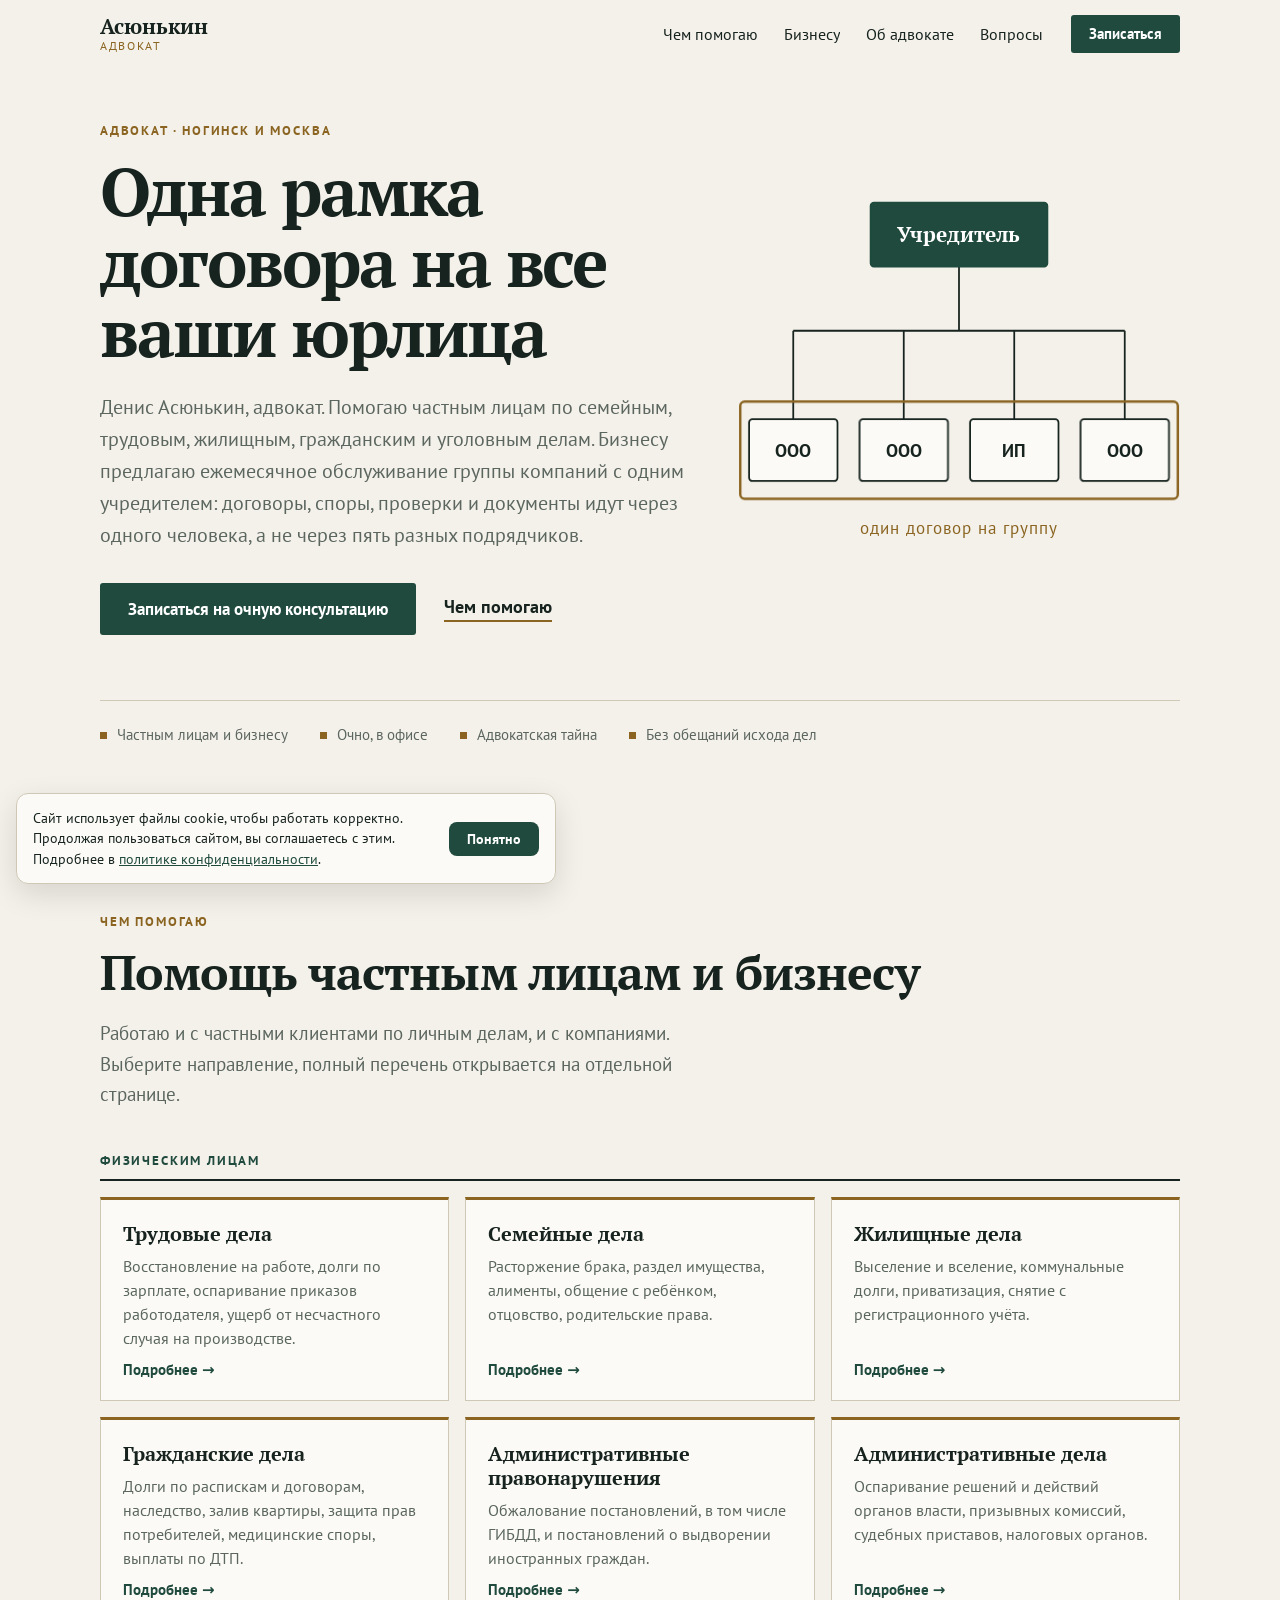
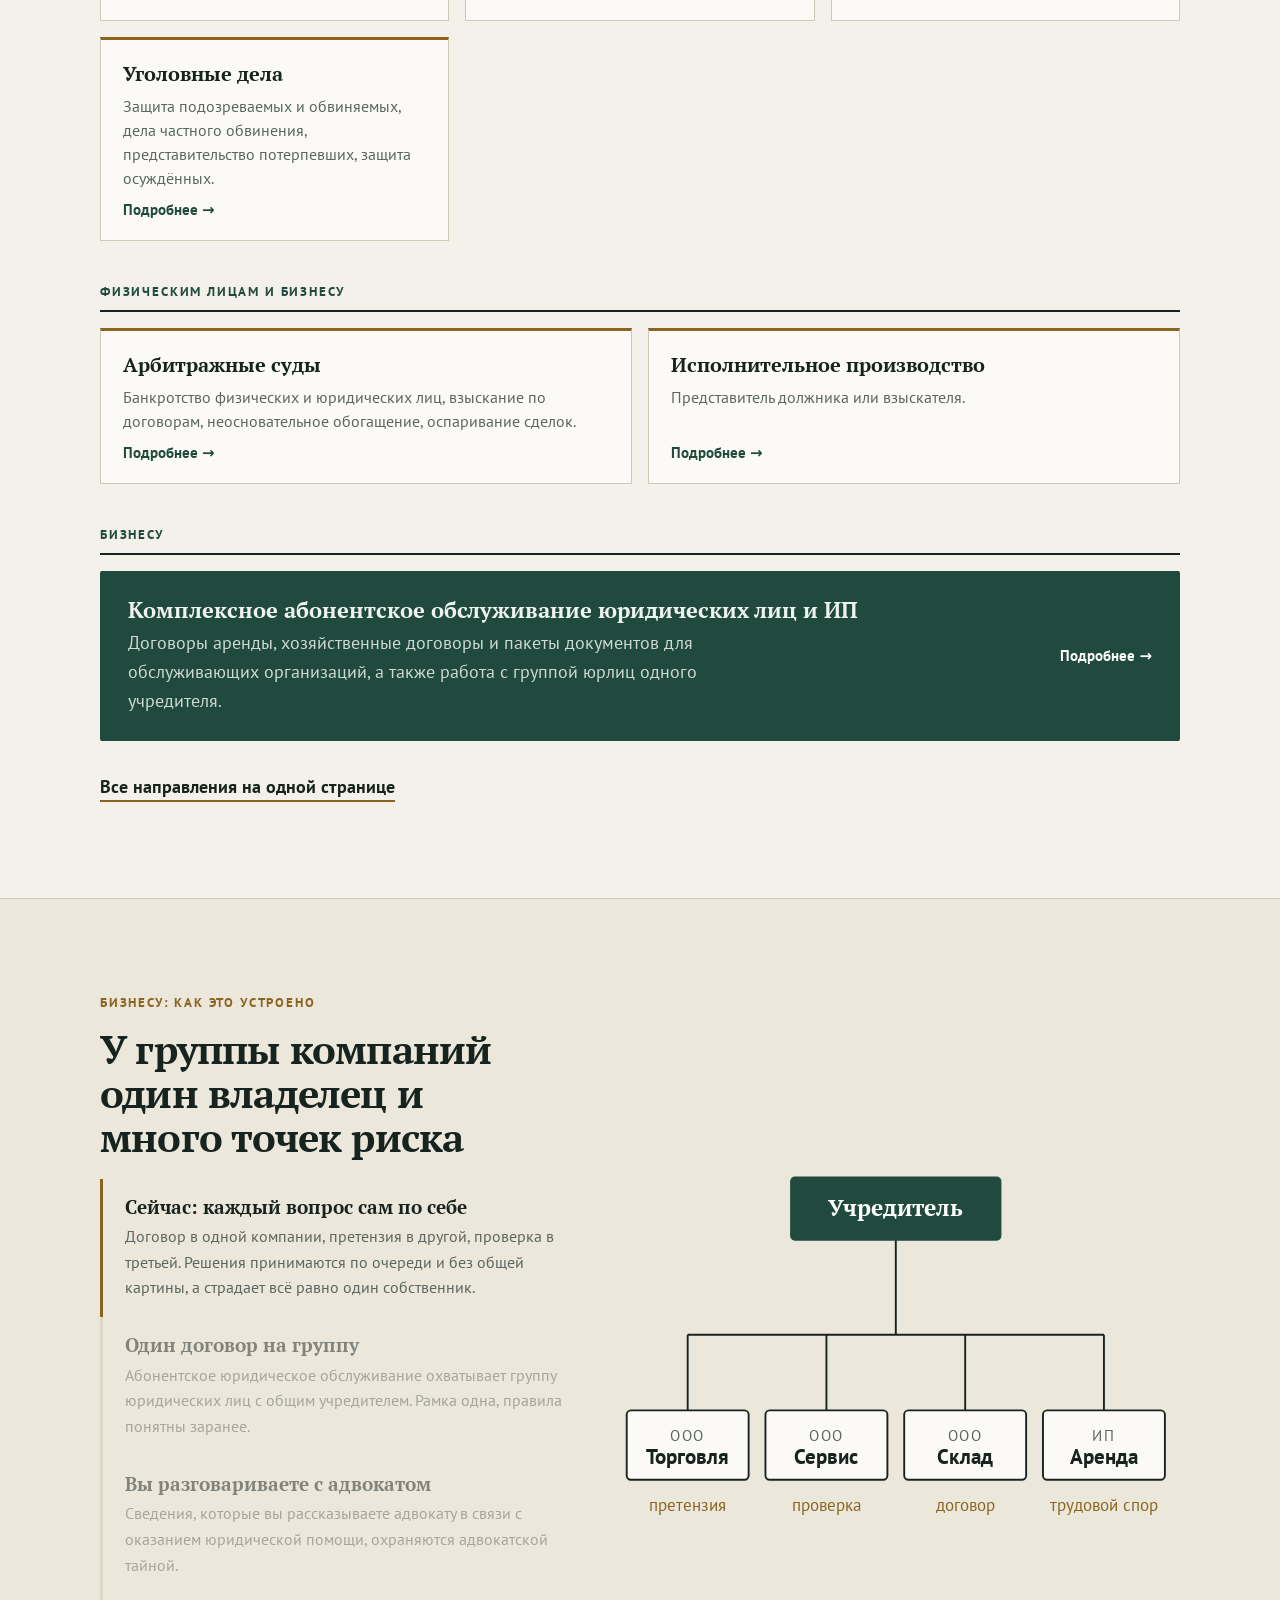
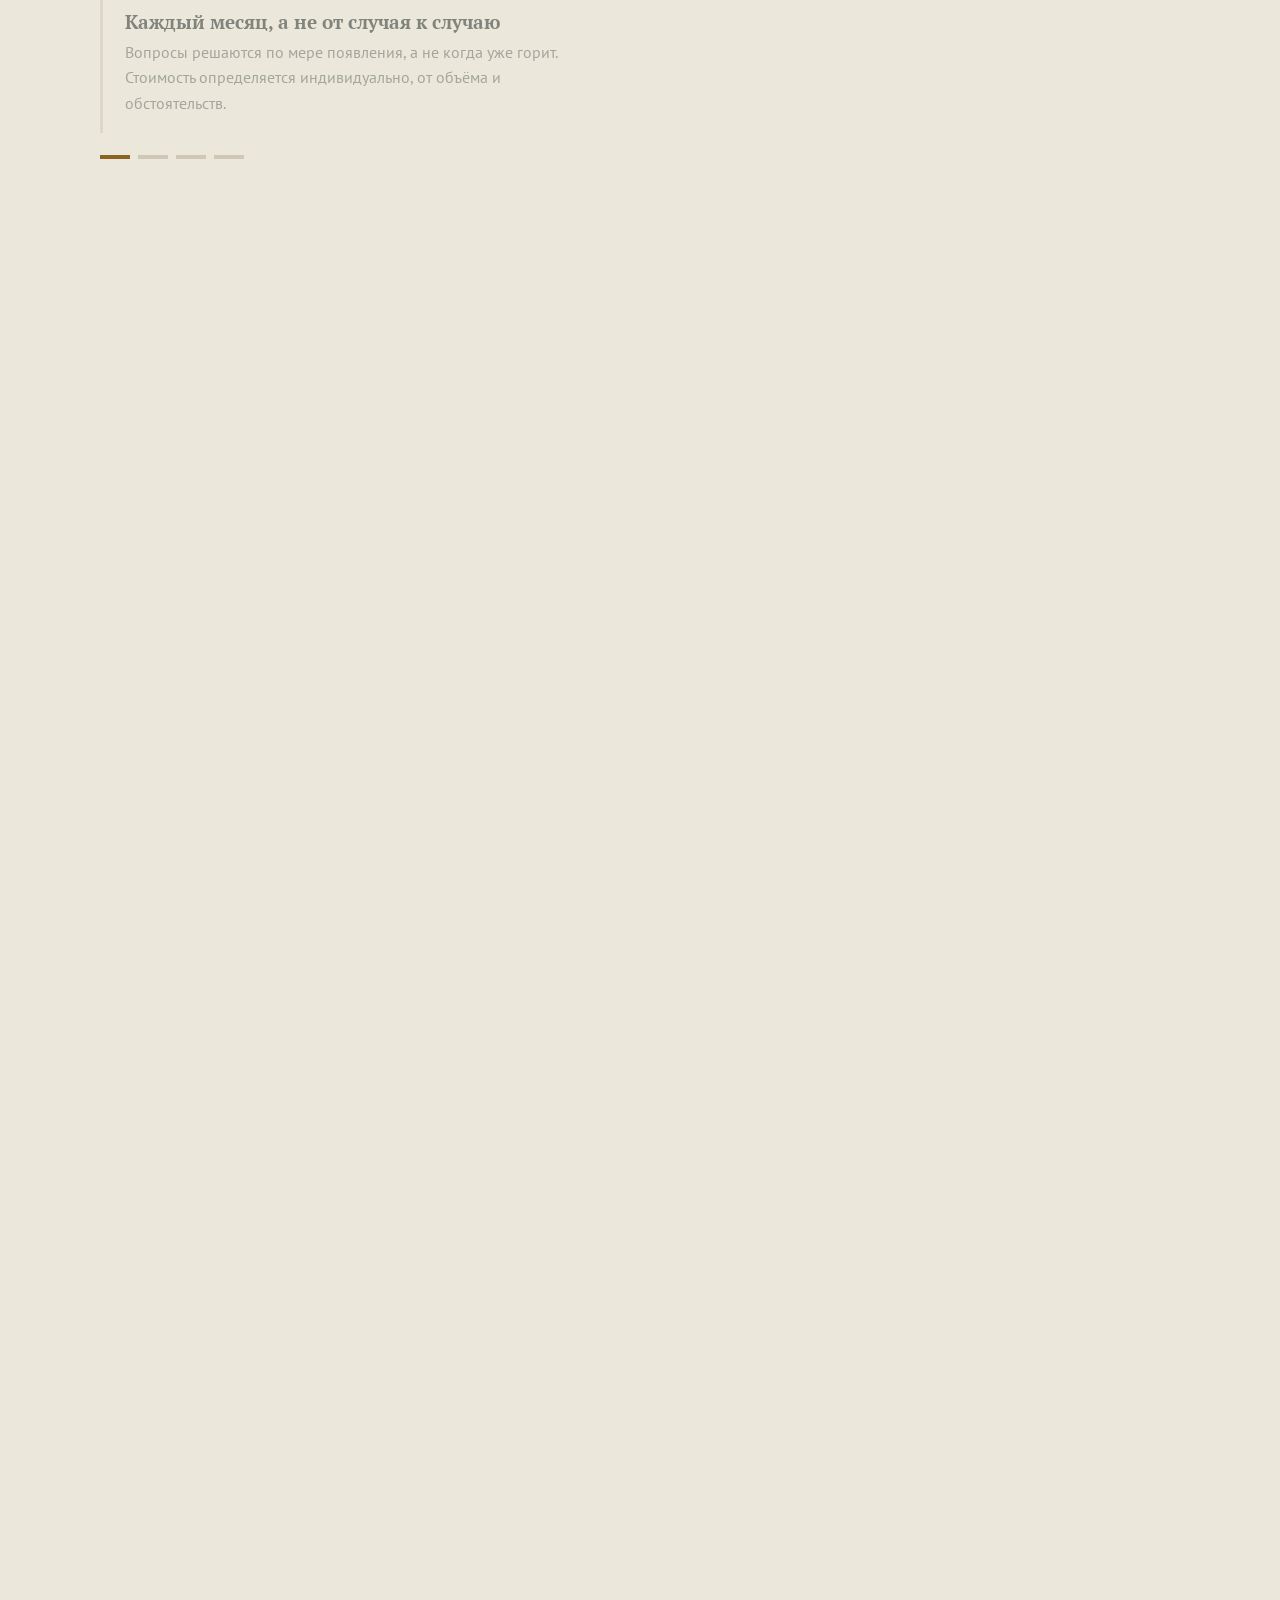
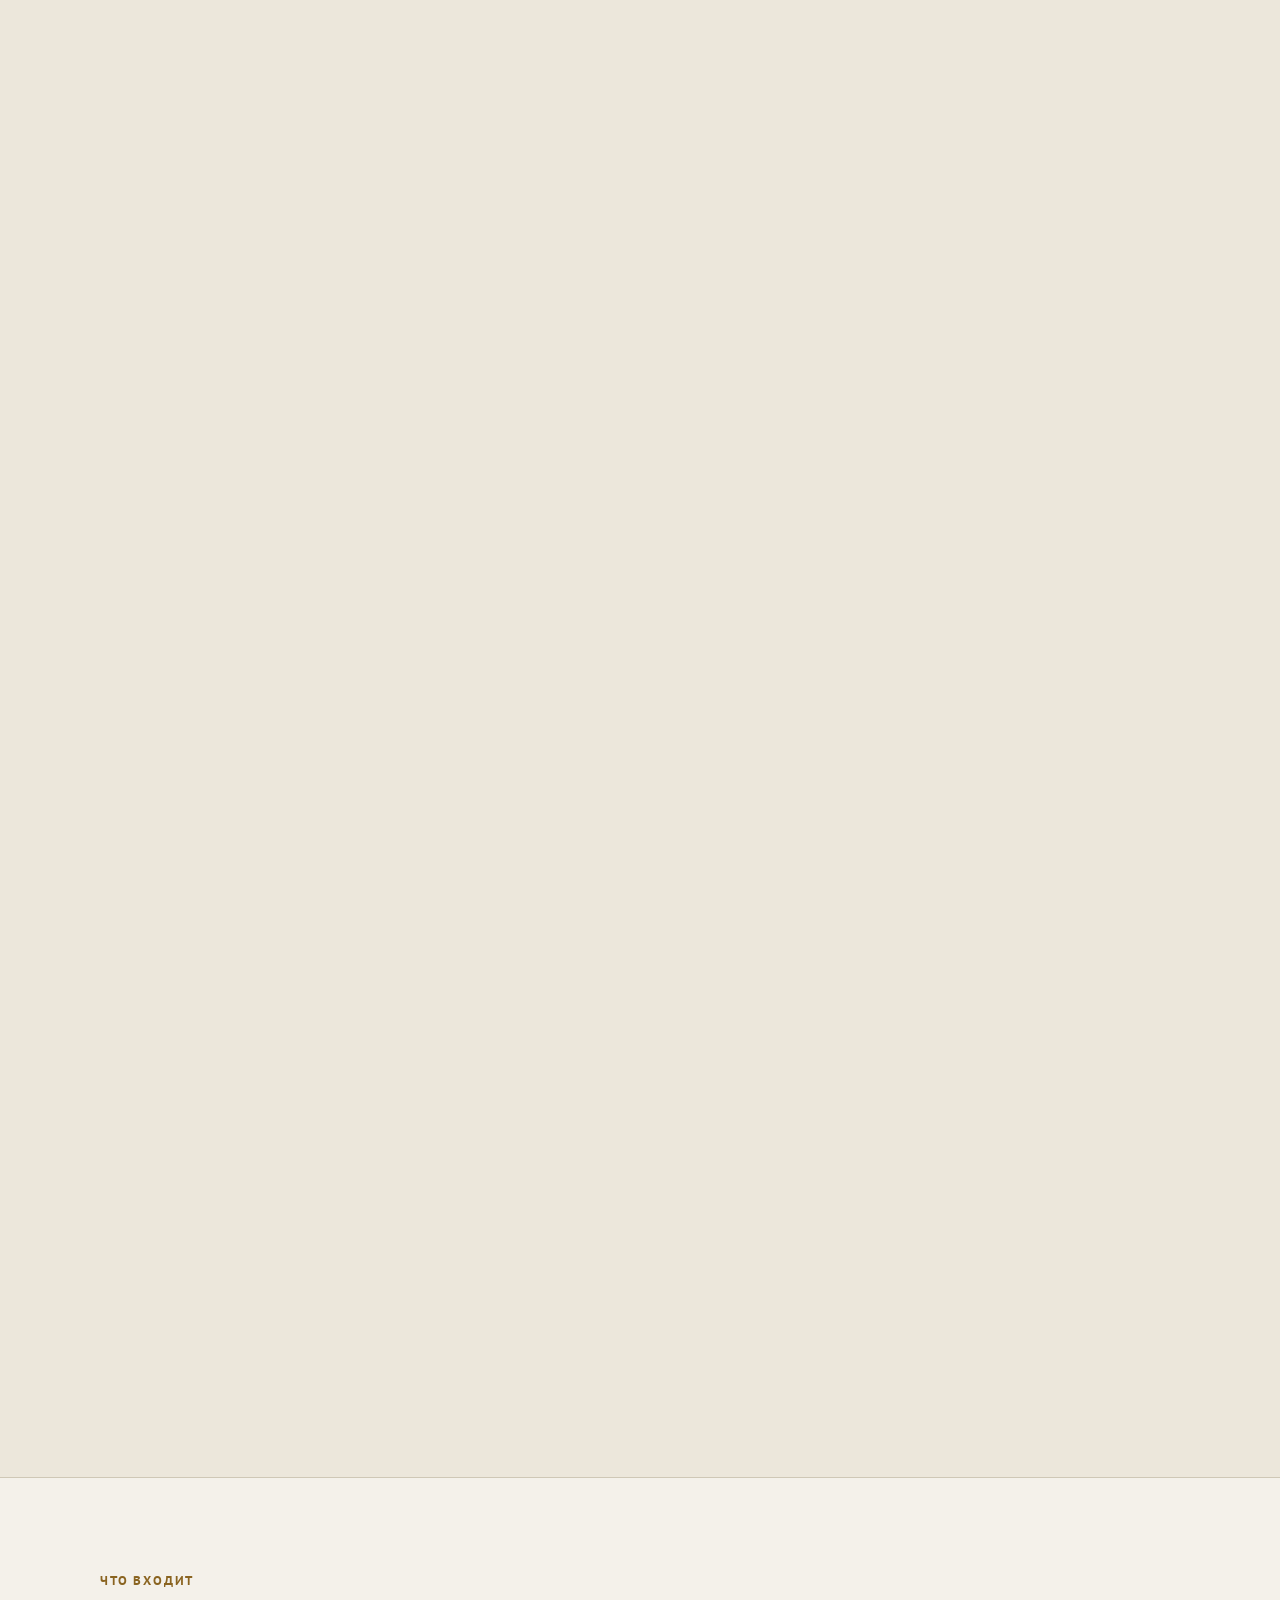
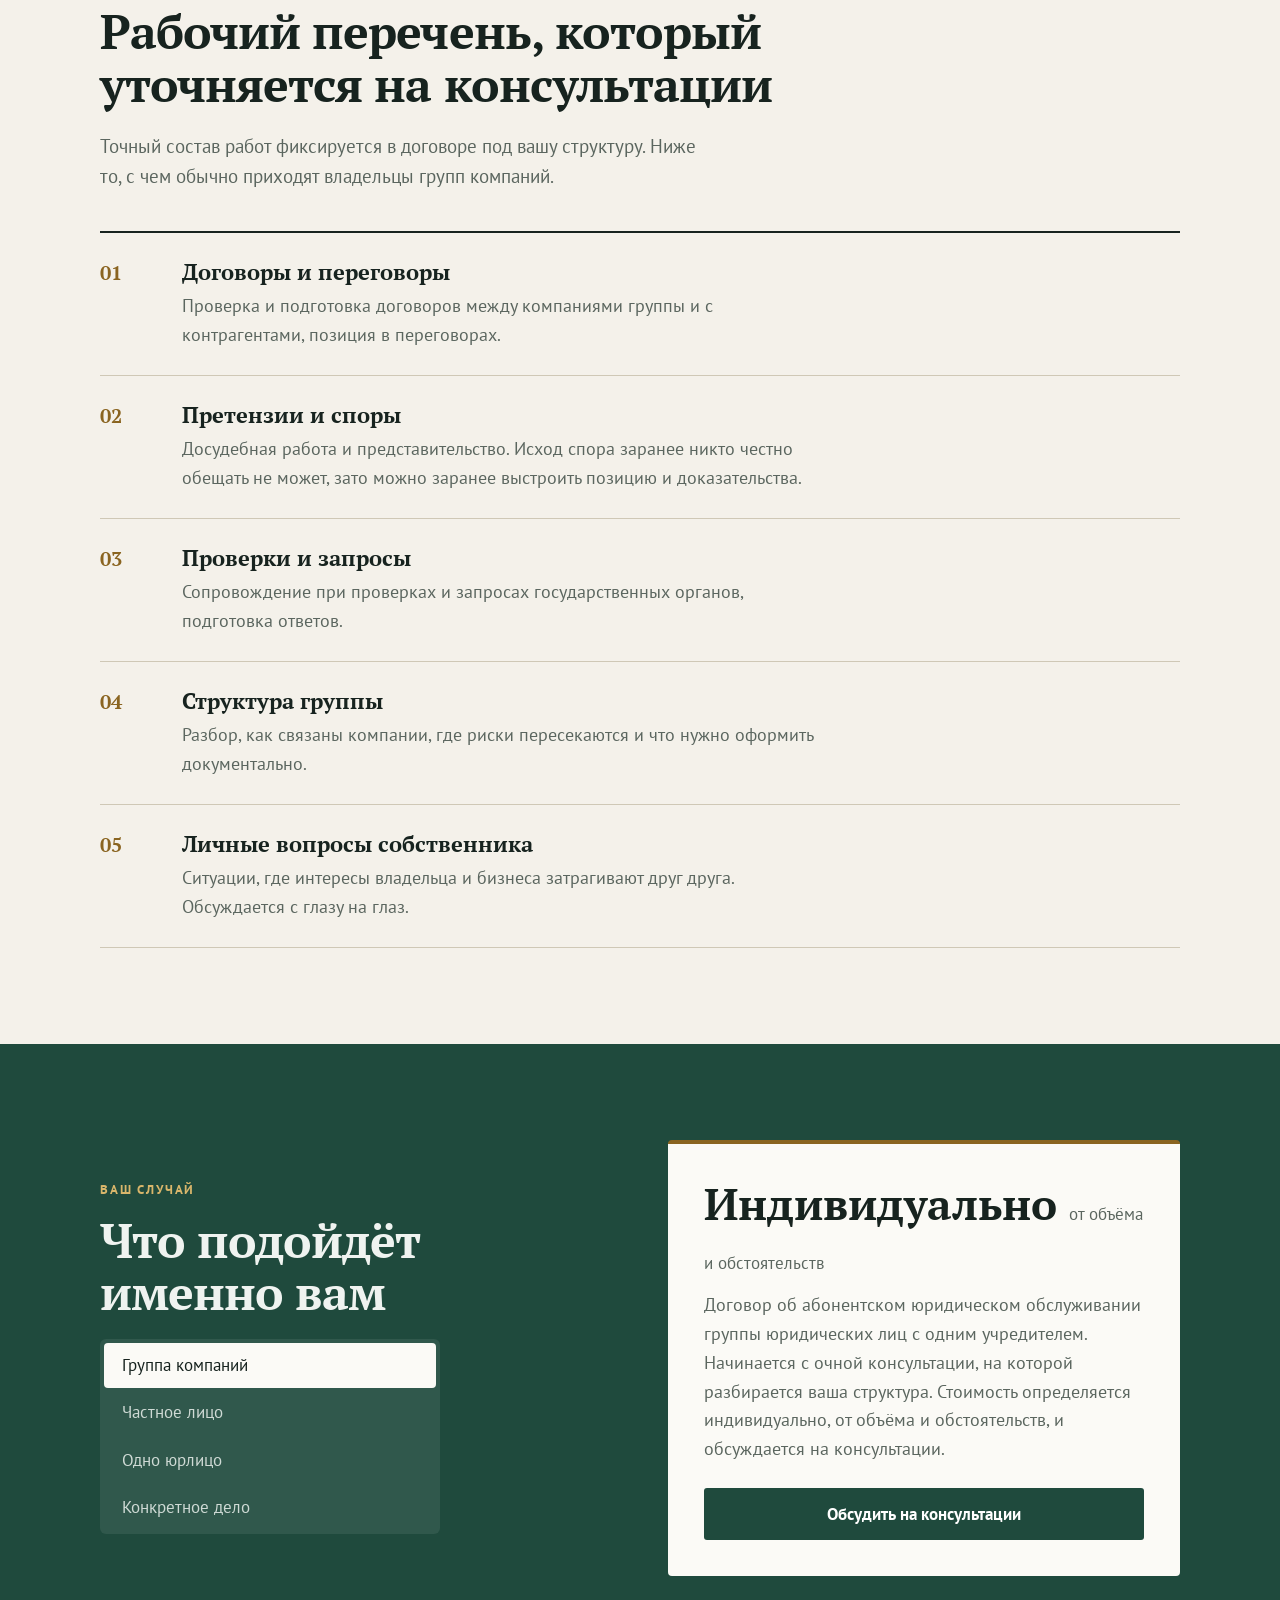
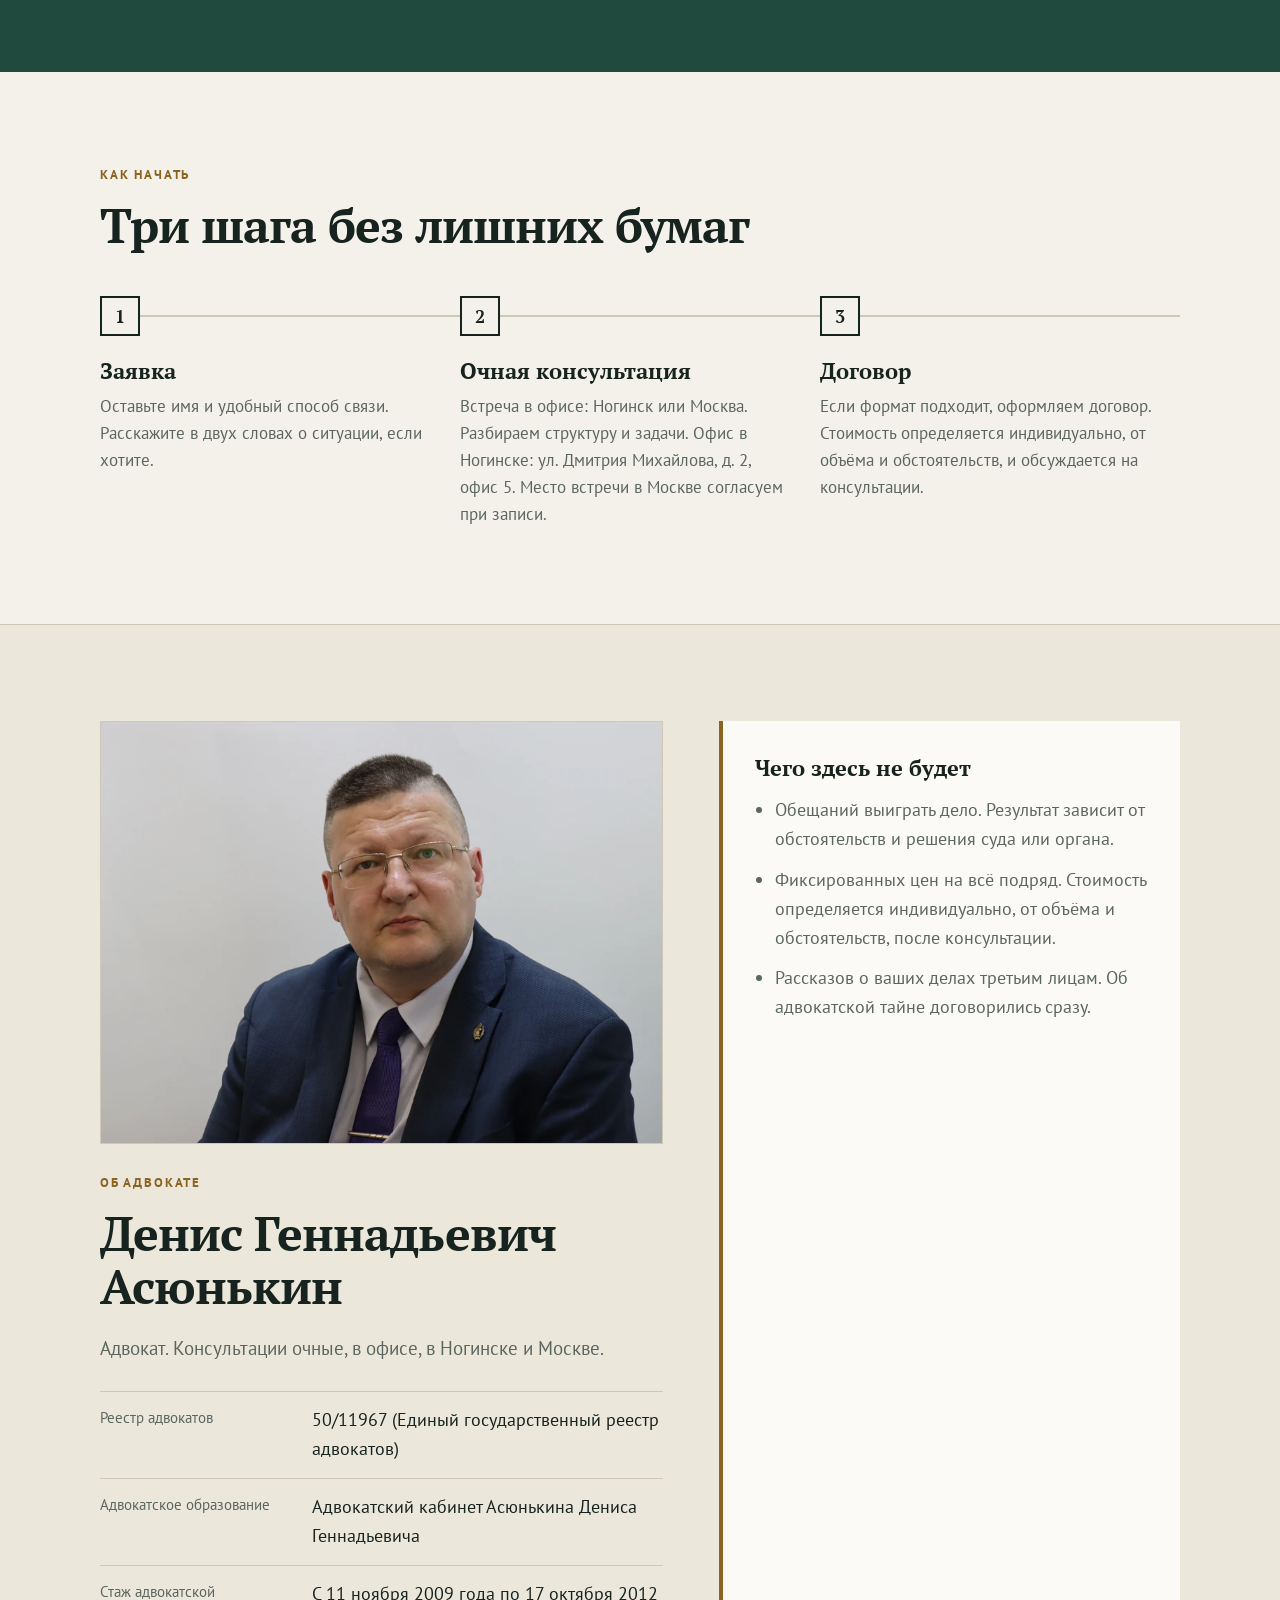
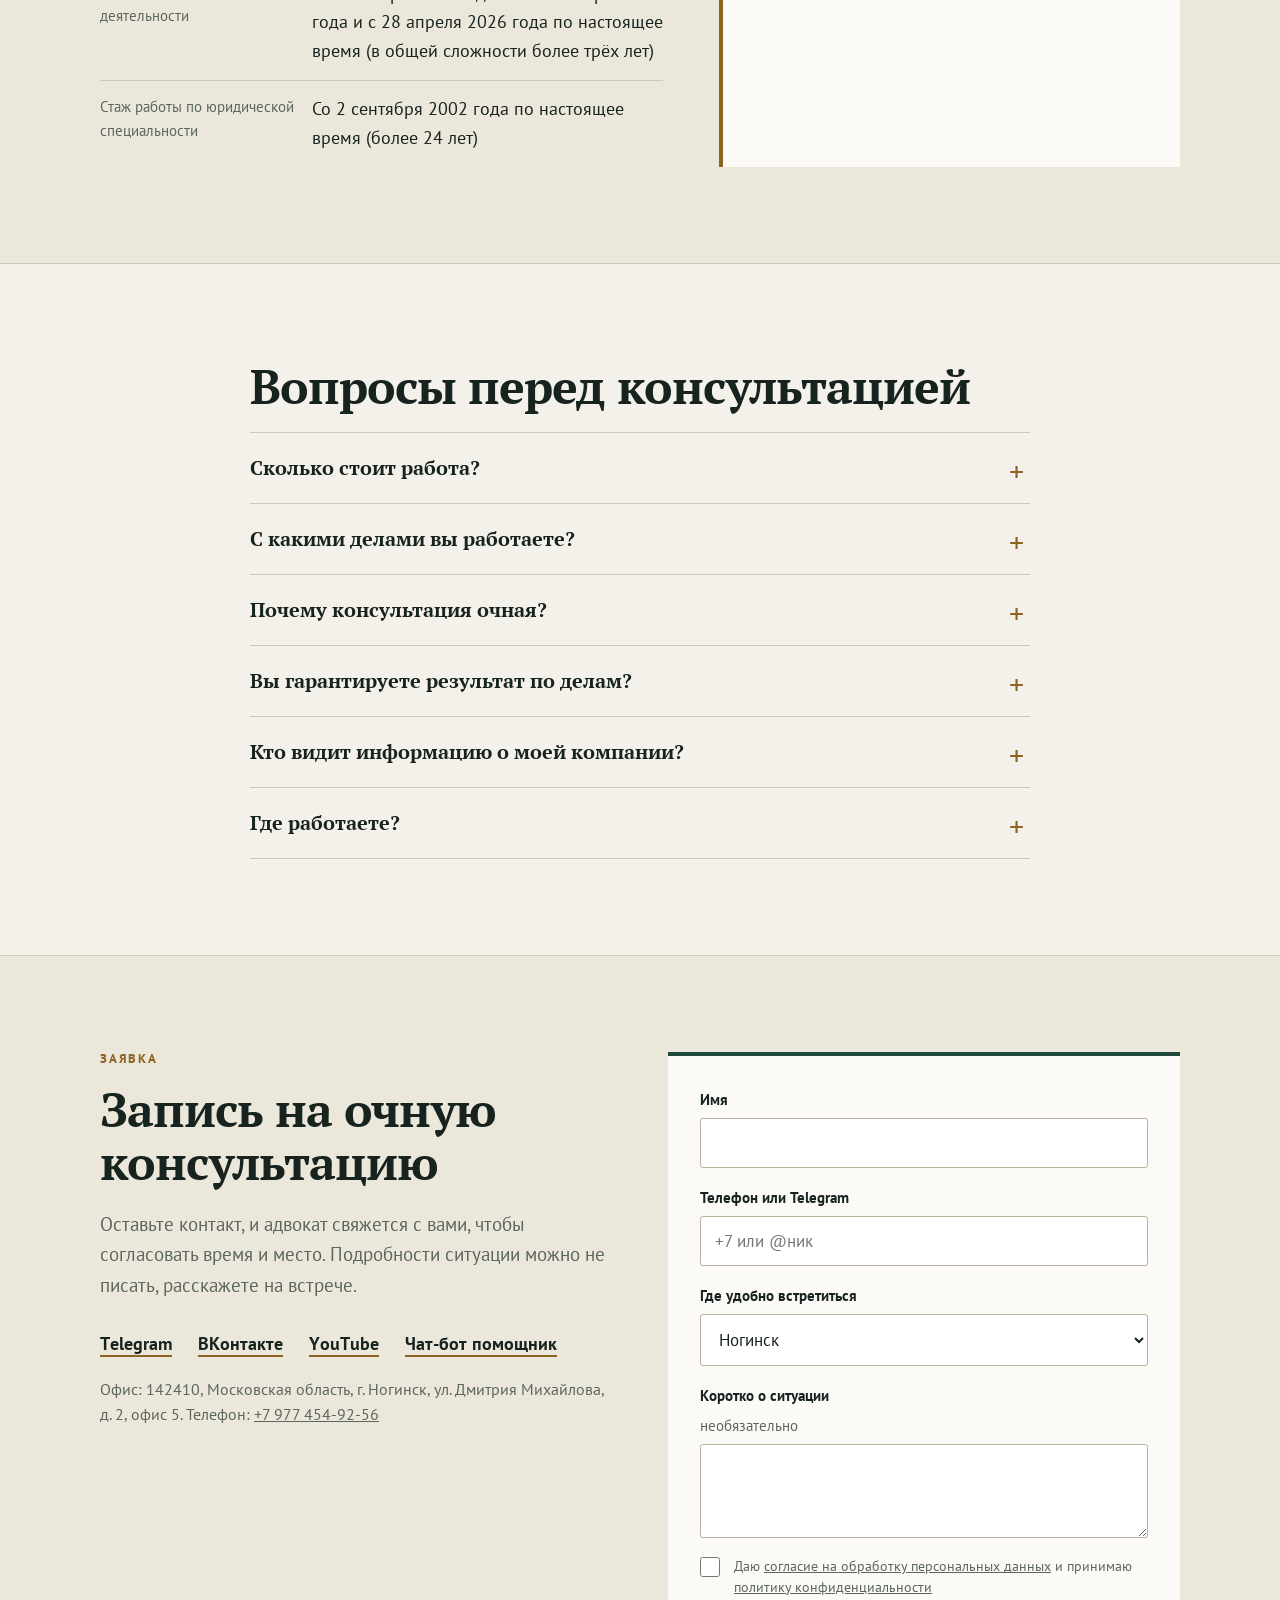
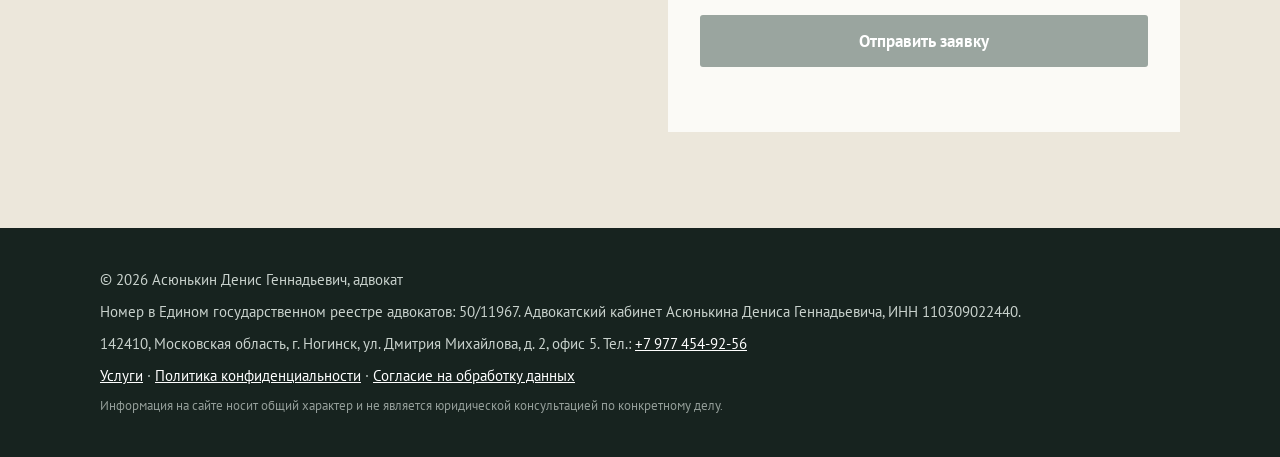
<file: index.html>
<!doctype html>
<html lang="ru">
<head>
<meta charset="utf-8">
<meta name="viewport" content="width=device-width, initial-scale=1">
<title>Адвокат Денис Асюнькин: помощь частным лицам и бизнесу, Ногинск и Москва</title>
<meta name="description" content="Адвокат Денис Асюнькин, Ногинск и Москва: семейные, трудовые, жилищные, гражданские, административные и уголовные дела, арбитраж, абонентское обслуживание юрлиц и ИП. Очная консультация в офисе.">
<meta name="robots" content="index, follow">
<link rel="canonical" href="https://murzzsite.github.io/asyunkin-advokat/">
<meta property="og:title" content="Адвокат Денис Асюнькин: помощь частным лицам и бизнесу">
<meta property="og:description" content="Семейные, трудовые, жилищные, гражданские и уголовные дела, арбитраж, обслуживание юрлиц. Очная консультация, Ногинск и Москва.">
<meta property="og:type" content="website">
<meta property="og:locale" content="ru_RU">
<meta property="og:site_name" content="Адвокат Денис Асюнькин">
<meta property="og:url" content="https://murzzsite.github.io/asyunkin-advokat/">
<meta property="og:image" content="https://murzzsite.github.io/asyunkin-advokat/img/asyunkin-denis.webp">
<meta property="og:image:width" content="900">
<meta property="og:image:height" content="600">
<meta name="twitter:card" content="summary_large_image">
<meta name="twitter:title" content="Адвокат Денис Асюнькин: помощь частным лицам и бизнесу">
<meta name="twitter:description" content="Семейные, трудовые, жилищные, гражданские и уголовные дела, арбитраж, обслуживание юрлиц. Очная консультация, Ногинск и Москва.">
<script type="application/ld+json">{"@context":"https://schema.org","@graph":[{"@type":"WebSite","@id":"https://murzzsite.github.io/asyunkin-advokat/#website","url":"https://murzzsite.github.io/asyunkin-advokat/","name":"Адвокат Денис Асюнькин","inLanguage":"ru-RU"},{"@type":"Attorney","@id":"https://murzzsite.github.io/asyunkin-advokat/#attorney","name":"Асюнькин Денис Геннадьевич, адвокат","legalName":"Адвокатский кабинет Асюнькина Дениса Геннадьевича","description":"Адвокат, номер в Едином государственном реестре адвокатов 50/11967. Помощь физическим лицам по трудовым, семейным, жилищным, гражданским, административным и уголовным делам, дела в арбитражных судах, исполнительное производство, абонентское правовое обслуживание юридических лиц и ИП. Очные консультации в Ногинске и Москве.","url":"https://murzzsite.github.io/asyunkin-advokat/","image":"https://murzzsite.github.io/asyunkin-advokat/img/asyunkin-denis.webp","telephone":"+79774549256","taxID":"110309022440","address":{"@type":"PostalAddress","postalCode":"142410","addressRegion":"Московская область","addressLocality":"Ногинск","streetAddress":"ул. Дмитрия Михайлова, д. 2, офис 5","addressCountry":"RU"},"identifier":"50/11967","areaServed":[{"@type":"City","name":"Ногинск"},{"@type":"City","name":"Москва"}],"sameAs":["https://t.me/AdvAsiunkinDG","https://vk.com/d.asyunkin","https://www.youtube.com/@Denchik2022"]}]}</script>
<meta name="theme-color" content="#F4F1EA">
<script>document.documentElement.classList.add('js')</script>
<link rel="preconnect" href="https://fonts.googleapis.com">
<link rel="preconnect" href="https://fonts.gstatic.com" crossorigin>
<link href="https://fonts.googleapis.com/css2?family=PT+Sans:wght@400;700&family=PT+Serif:wght@400;700&display=swap" rel="stylesheet">
<link rel="stylesheet" href="motion.css">
<link rel="stylesheet" href="styles.css">
</head>
<body>

<header class="header" id="header">
  <div class="header__inner">
    <a class="logo" href="#top" aria-label="Асюнькин Д. Г., адвокат, на главную"><b>Асюнькин</b> <span>адвокат</span></a>
    <nav class="nav" id="nav" aria-label="Разделы">
      <a href="#help" data-roll>Чем помогаю</a>
      <a href="#scene" data-roll>Бизнесу</a>
      <a href="#about" data-roll>Об адвокате</a>
      <a href="#faq" data-roll>Вопросы</a>
    </nav>
    <a class="btn btn--small header__cta" href="#contact"><span>Записаться</span></a>
    <button class="burger" id="burger" aria-label="Меню" aria-expanded="false" aria-controls="nav"><i></i><i></i></button>
  </div>
</header>

<main id="top">

<!-- HERO -->
<section class="hero">
  <div class="hero__text">
    <p class="eyebrow" data-reveal>Адвокат · Ногинск и Москва</p>
    <h1 class="hero__title" data-reveal data-reveal-delay="80">Одна рамка договора на все ваши юрлица</h1>
    <p class="hero__lead" data-reveal data-reveal-delay="160">Денис Асюнькин, адвокат. Помогаю частным лицам по семейным, трудовым, жилищным, гражданским и уголовным делам. Бизнесу предлагаю ежемесячное обслуживание группы компаний с одним учредителем: договоры, споры, проверки и документы идут через одного человека, а не через пять разных подрядчиков.</p>
    <div class="hero__actions" data-reveal data-reveal-delay="240">
      <a class="btn" href="#contact" data-magnetic><span>Записаться на очную консультацию</span></a>
      <a class="textlink" href="#help" data-roll>Чем помогаю</a>
    </div>
  </div>
  <figure class="hero__art" aria-hidden="true">
    <svg viewBox="0 0 400 380" class="orgmini">
      <path class="om-line" pathLength="1" d="M200 92 V150 M50 150 H350 M50 150 V230 M150 150 V230 M250 150 V230 M350 150 V230"/>
      <rect class="om-founder" x="120" y="34" width="160" height="58" rx="3"/>
      <text x="200" y="70" text-anchor="middle" class="om-txt">Учредитель</text>
      <g class="om-nodes" text-anchor="middle">
        <rect x="10" y="230" width="80" height="56" rx="3"/><text x="50" y="264">ООО</text>
        <rect x="110" y="230" width="80" height="56" rx="3"/><text x="150" y="264">ООО</text>
        <rect x="210" y="230" width="80" height="56" rx="3"/><text x="250" y="264">ИП</text>
        <rect x="310" y="230" width="80" height="56" rx="3"/><text x="350" y="264">ООО</text>
      </g>
      <rect class="om-frame" pathLength="1" x="2" y="214" width="396" height="88" rx="4"/>
      <text x="200" y="334" text-anchor="middle" class="om-cap">один договор на группу</text>
    </svg>
  </figure>
  <p class="hero__facts" data-reveal data-reveal-delay="320"><span>Частным лицам и бизнесу</span><span>Очно, в офисе</span><span>Адвокатская тайна</span><span>Без обещаний исхода дел</span></p>
</section>

<!-- HELP -->
<section class="help" id="help">
  <div class="wrap">
    <p class="eyebrow" data-reveal>Чем помогаю</p>
    <h2 class="h2" data-reveal>Помощь частным лицам и бизнесу</h2>
    <p class="lead" data-reveal>Работаю и с частными клиентами по личным делам, и с компаниями. Выберите направление, полный перечень открывается на отдельной странице.</p>
    <h3 class="hgroup" data-reveal>Физическим лицам</h3>
    <div class="hgrid" data-stagger>
      <a class="hcard" href="services.html#trud"><h4>Трудовые дела</h4><p>Восстановление на работе, долги по зарплате, оспаривание приказов работодателя, ущерб от несчастного случая на производстве.</p><span class="hcard__more">Подробнее</span></a>
      <a class="hcard" href="services.html#semya"><h4>Семейные дела</h4><p>Расторжение брака, раздел имущества, алименты, общение с ребёнком, отцовство, родительские права.</p><span class="hcard__more">Подробнее</span></a>
      <a class="hcard" href="services.html#zhile"><h4>Жилищные дела</h4><p>Выселение и вселение, коммунальные долги, приватизация, снятие с регистрационного учёта.</p><span class="hcard__more">Подробнее</span></a>
      <a class="hcard" href="services.html#grazhd"><h4>Гражданские дела</h4><p>Долги по распискам и договорам, наследство, залив квартиры, защита прав потребителей, медицинские споры, выплаты по ДТП.</p><span class="hcard__more">Подробнее</span></a>
      <a class="hcard" href="services.html#koap"><h4>Административные правонарушения</h4><p>Обжалование постановлений, в том числе ГИБДД, и постановлений о выдворении иностранных граждан.</p><span class="hcard__more">Подробнее</span></a>
      <a class="hcard" href="services.html#kas"><h4>Административные дела</h4><p>Оспаривание решений и действий органов власти, призывных комиссий, судебных приставов, налоговых органов.</p><span class="hcard__more">Подробнее</span></a>
      <a class="hcard" href="services.html#ugol"><h4>Уголовные дела</h4><p>Защита подозреваемых и обвиняемых, дела частного обвинения, представительство потерпевших, защита осуждённых.</p><span class="hcard__more">Подробнее</span></a>
    </div>
    <h3 class="hgroup" data-reveal>Физическим лицам и бизнесу</h3>
    <div class="hgrid hgrid--2" data-stagger>
      <a class="hcard" href="services.html#arbitr"><h4>Арбитражные суды</h4><p>Банкротство физических и юридических лиц, взыскание по договорам, неосновательное обогащение, оспаривание сделок.</p><span class="hcard__more">Подробнее</span></a>
      <a class="hcard" href="services.html#ispoln"><h4>Исполнительное производство</h4><p>Представитель должника или взыскателя.</p><span class="hcard__more">Подробнее</span></a>
    </div>
    <h3 class="hgroup" data-reveal>Бизнесу</h3>
    <a class="hbiz" href="services.html#abon" data-reveal><div><h4>Комплексное абонентское обслуживание юридических лиц и ИП</h4><p>Договоры аренды, хозяйственные договоры и пакеты документов для обслуживающих организаций, а также работа с группой юрлиц одного учредителя.</p></div><span class="hcard__more">Подробнее</span></a>
    <p class="help__all" data-reveal><a class="textlink" href="services.html" data-roll>Все направления на одной странице</a></p>
  </div>
</section>

<!-- PINNED SCENE -->
<section class="scene" id="scene" aria-labelledby="sceneTitle">
  <div class="scene__sticky">
    <div class="scene__copy">
      <p class="eyebrow">Бизнесу: как это устроено</p>
      <h2 class="h2" id="sceneTitle">У группы компаний один владелец и много точек риска</h2>
      <ol class="steps" id="steps">
        <li class="step is-on" data-i="0"><b>Сейчас: каждый вопрос сам по себе</b><span>Договор в одной компании, претензия в другой, проверка в третьей. Решения принимаются по очереди и без общей картины, а страдает всё равно один собственник.</span></li>
        <li class="step" data-i="1"><b>Один договор на группу</b><span>Абонентское юридическое обслуживание охватывает группу юридических лиц с общим учредителем. Рамка одна, правила понятны заранее.</span></li>
        <li class="step" data-i="2"><b>Вы разговариваете с адвокатом</b><span>Сведения, которые вы рассказываете адвокату в связи с оказанием юридической помощи, охраняются адвокатской тайной.</span></li>
        <li class="step" data-i="3"><b>Каждый месяц, а не от случая к случаю</b><span>Вопросы решаются по мере появления, а не когда уже горит. Стоимость определяется индивидуально, от объёма и обстоятельств.</span></li>
      </ol>
      <div class="dots" id="dots" aria-hidden="true"><i class="on"></i><i></i><i></i><i></i></div>
    </div>
    <div class="scene__stage">
      <svg id="stage" viewBox="0 0 540 460" data-step="0" role="img" aria-label="Схема: учредитель и четыре юридических лица, которые объединяет один договор об абонентском обслуживании">
        <!-- линии -->
        <path class="s-line" d="M270 100 V190 M72 190 H468 M72 190 V262 M204 190 V262 M336 190 V262 M468 190 V262"/>
        <!-- учредитель -->
        <g class="s-founder">
          <rect x="170" y="40" width="200" height="60" rx="4"/>
          <text x="270" y="77" text-anchor="middle">Учредитель</text>
          <g class="s-lock" transform="translate(270 20)">
            <rect x="-13" y="-4" width="26" height="20" rx="3"/>
            <path d="M-7 -4 V-10 a7 7 0 0 1 14 0 V-4" fill="none"/>
          </g>
        </g>
        <!-- юрлица -->
        <g class="s-ent" text-anchor="middle">
          <rect x="14" y="262" width="116" height="66" rx="4"/><text x="72" y="291" class="t-s">ООО</text><text x="72" y="313">Торговля</text>
          <rect x="146" y="262" width="116" height="66" rx="4"/><text x="204" y="291" class="t-s">ООО</text><text x="204" y="313">Сервис</text>
          <rect x="278" y="262" width="116" height="66" rx="4"/><text x="336" y="291" class="t-s">ООО</text><text x="336" y="313">Склад</text>
          <rect x="410" y="262" width="116" height="66" rx="4"/><text x="468" y="291" class="t-s">ИП</text><text x="468" y="313">Аренда</text>
        </g>
        <!-- вопросы у каждого узла -->
        <g class="s-issues" text-anchor="middle">
          <text x="72" y="358">претензия</text>
          <text x="204" y="358">проверка</text>
          <text x="336" y="358">договор</text>
          <text x="468" y="358">трудовой спор</text>
        </g>
        <!-- рамка договора -->
        <rect class="s-frame" pathLength="1" x="5" y="238" width="530" height="146" rx="6"/>
        <text class="s-framelbl" x="270" y="232" text-anchor="middle">договор об абонентском обслуживании</text>
        <!-- 12 месяцев -->
        <g class="s-months">
          <line x1="40" y1="420" x2="500" y2="420"/>
          <g id="ticks"></g>
          <text x="270" y="448" text-anchor="middle">12 месяцев, один договор на группу</text>
        </g>
      </svg>
    </div>
  </div>
</section>

<!-- SCOPE -->
<section class="scope" id="scope">
  <div class="wrap">
    <p class="eyebrow" data-reveal>Что входит</p>
    <h2 class="h2" data-reveal>Рабочий перечень, который уточняется на консультации</h2>
    <p class="lead" data-reveal>Точный состав работ фиксируется в договоре под вашу структуру. Ниже то, с чем обычно приходят владельцы групп компаний.</p>
    <ol class="ledger" data-stagger>
      <li><span class="n">01</span><div><h3>Договоры и переговоры</h3><p>Проверка и подготовка договоров между компаниями группы и с контрагентами, позиция в переговорах.</p></div></li>
      <li><span class="n">02</span><div><h3>Претензии и споры</h3><p>Досудебная работа и представительство. Исход спора заранее никто честно обещать не может, зато можно заранее выстроить позицию и доказательства.</p></div></li>
      <li><span class="n">03</span><div><h3>Проверки и запросы</h3><p>Сопровождение при проверках и запросах государственных органов, подготовка ответов.</p></div></li>
      <li><span class="n">04</span><div><h3>Структура группы</h3><p>Разбор, как связаны компании, где риски пересекаются и что нужно оформить документально.</p></div></li>
      <li><span class="n">05</span><div><h3>Личные вопросы собственника</h3><p>Ситуации, где интересы владельца и бизнеса затрагивают друг друга. Обсуждается с глазу на глаз.</p></div></li>
    </ol>
  </div>
</section>

<!-- FORMAT PICKER -->
<section class="format" id="format">
  <div class="wrap format__wrap">
    <div>
      <p class="eyebrow" data-reveal>Ваш случай</p>
      <h2 class="h2" data-reveal>Что подойдёт именно вам</h2>
      <div class="pills" data-pill role="tablist" aria-label="Ваша ситуация">
        <button data-pill-item role="tab" aria-controls="fp" data-k="group" class="is-active">Группа компаний</button>
        <button data-pill-item role="tab" aria-controls="fp" data-k="person">Частное лицо</button>
        <button data-pill-item role="tab" aria-controls="fp" data-k="one">Одно юрлицо</button>
        <button data-pill-item role="tab" aria-controls="fp" data-k="case">Конкретное дело</button>
      </div>
    </div>
    <div class="fp" id="fp" role="tabpanel" aria-live="polite">
      <p class="fp__price" id="fpPrice">Индивидуально <small>от объёма и обстоятельств</small></p>
      <p class="fp__text" id="fpText">Договор об абонентском юридическом обслуживании группы юридических лиц с одним учредителем. Начинается с очной консультации, на которой разбирается ваша структура. Стоимость определяется индивидуально, от объёма и обстоятельств, и обсуждается на консультации.</p>
      <a class="btn" href="#contact" data-magnetic><span>Обсудить на консультации</span></a>
    </div>
  </div>
</section>

<!-- PROCESS -->
<section class="process" id="process">
  <div class="wrap">
    <p class="eyebrow" data-reveal>Как начать</p>
    <h2 class="h2" data-reveal>Три шага без лишних бумаг</h2>
    <div class="track" data-stagger>
      <div class="tr"><b>1</b><h3>Заявка</h3><p>Оставьте имя и удобный способ связи. Расскажите в двух словах о ситуации, если хотите.</p></div>
      <div class="tr"><b>2</b><h3>Очная консультация</h3><p>Встреча в офисе: Ногинск или Москва. Разбираем структуру и задачи. Офис в Ногинске: ул. Дмитрия Михайлова, д. 2, офис 5. Место встречи в Москве согласуем при записи.</p></div>
      <div class="tr"><b>3</b><h3>Договор</h3><p>Если формат подходит, оформляем договор. Стоимость определяется индивидуально, от объёма и обстоятельств, и обсуждается на консультации.</p></div>
    </div>
  </div>
</section>

<!-- ABOUT / STATUS -->
<section class="about" id="about">
  <div class="wrap about__wrap">
    <div data-reveal>
      <figure class="portrait"><img src="img/asyunkin-denis.webp" width="900" height="600" loading="lazy" decoding="async" alt="Адвокат Денис Геннадьевич Асюнькин"></figure>
      <p class="eyebrow">Об адвокате</p>
      <h2 class="h2">Денис Геннадьевич Асюнькин</h2>
      <p class="lead">Адвокат. Консультации очные, в офисе, в Ногинске и Москве.</p>
      <dl class="reg">
        <div><dt>Реестр адвокатов</dt><dd>50/11967 (Единый государственный реестр адвокатов)</dd></div>
        <div><dt>Адвокатское образование</dt><dd>Адвокатский кабинет Асюнькина Дениса Геннадьевича</dd></div>
        <div><dt>Стаж адвокатской деятельности</dt><dd>С 11 ноября 2009 года по 17 октября 2012 года и с 28 апреля 2026 года по настоящее время (в общей сложности более трёх лет)</dd></div>
        <div><dt>Стаж работы по юридической специальности</dt><dd>Со 2 сентября 2002 года по настоящее время (более 24 лет)</dd></div>
      </dl>
    </div>
    <div class="pledge" data-reveal data-reveal-delay="120">
      <h3>Чего здесь не будет</h3>
      <ul>
        <li>Обещаний выиграть дело. Результат зависит от обстоятельств и решения суда или органа.</li>
        <li>Фиксированных цен на всё подряд. Стоимость определяется индивидуально, от объёма и обстоятельств, после консультации.</li>
        <li>Рассказов о ваших делах третьим лицам. Об адвокатской тайне договорились сразу.</li>
      </ul>
    </div>
  </div>
</section>

<!-- FAQ -->
<section class="faq" id="faq">
  <div class="wrap faq__wrap">
    <h2 class="h2" data-reveal>Вопросы перед консультацией</h2>
    <div class="faq__list" data-stagger>
      <details><summary>Сколько стоит работа?</summary><p>Стоимость определяется индивидуально, от объёма и обстоятельств, и обсуждается на консультации. Это относится и к делам частных лиц, и к абонентскому обслуживанию юридических лиц и ИП, в том числе группы компаний с одним учредителем.</p></details>
      <details><summary>С какими делами вы работаете?</summary><p>Трудовые, семейные, жилищные, гражданские, административные и уголовные дела, дела в арбитражных судах, исполнительное производство, а также абонентское правовое обслуживание юридических лиц и ИП. Полный перечень на <a href="services.html">странице «Услуги»</a>.</p></details>
      <details><summary>Почему консультация очная?</summary><p>Вопросы бизнеса и собственника обсуждаются предметнее, когда есть документы на столе и разговор без посредников. Адрес офиса в Ногинске указан в разделе «Заявка».</p></details>
      <details><summary>Вы гарантируете результат по делам?</summary><p>Нет. Честная юридическая помощь не обещает исход заранее. Мы обещаем внимательную работу, понятную позицию и своевременные ответы.</p></details>
      <details><summary>Кто видит информацию о моей компании?</summary><p>Адвокат обязан хранить адвокатскую тайну: сведения, полученные в связи с оказанием юридической помощи, не раскрываются третьим лицам.</p></details>
      <details><summary>Где работаете?</summary><p>Основной офис: Ногинск. Также принимаем в Москве, место встречи согласуем при записи. Какой вариант удобнее, укажите в заявке.</p></details>
    </div>
  </div>
</section>

<!-- CONTACT -->
<section class="contact" id="contact">
  <div class="wrap contact__wrap">
    <div>
      <p class="eyebrow">Заявка</p>
      <h2 class="h2">Запись на очную консультацию</h2>
      <p class="lead">Оставьте контакт, и адвокат свяжется с вами, чтобы согласовать время и место. Подробности ситуации можно не писать, расскажете на встрече.</p>
      <ul class="links">
        <li><a href="https://t.me/AdvAsiunkinDG" target="_blank" rel="noopener" data-roll>Telegram</a></li>
        <li><a href="https://vk.com/d.asyunkin" target="_blank" rel="noopener" data-roll>ВКонтакте</a></li>
        <li><a href="https://www.youtube.com/@Denchik2022" target="_blank" rel="noopener" data-roll>YouTube</a></li>
        <li><a href="https://t.me/AdvokatDenisPomoshchnik_bot" target="_blank" rel="noopener" data-roll>Чат-бот помощник</a></li>
      </ul>
      <p class="addr">Офис: 142410, Московская область, г. Ногинск, ул. Дмитрия Михайлова, д. 2, офис 5. Телефон: <a href="tel:+79774549256">+7 977 454-92-56</a></p>
    </div>
    <form class="form" id="leadForm" novalidate>
      <input type="text" name="_gotcha" style="display:none" tabindex="-1" autocomplete="off">
      <label class="fld">Имя<input type="text" name="name" required autocomplete="given-name"></label>
      <label class="fld">Телефон или Telegram<input type="text" name="contact" required autocomplete="tel" placeholder="+7 или @ник"></label>
      <label class="fld">Где удобно встретиться
        <select name="city"><option>Ногинск</option><option>Москва</option><option>Пока не знаю</option></select>
      </label>
      <label class="fld">Коротко о ситуации <i>необязательно</i><textarea name="comment" rows="3" maxlength="600"></textarea></label>
      <label class="agree"><input type="checkbox" name="consent" id="consent"><span>Даю <a href="consent.html" target="_blank">согласие на обработку персональных данных</a> и принимаю <a href="privacy.html" target="_blank">политику конфиденциальности</a></span></label>
      <button class="btn btn--block" type="submit" id="submitBtn" disabled><span>Отправить заявку</span></button>
      <p class="form__status" id="formStatus" role="status" aria-live="polite"></p>
    </form>
  </div>
</section>
</main>

<footer class="foot">
  <div class="wrap foot__in">
    <p>© <span id="year">2026</span> Асюнькин Денис Геннадьевич, адвокат</p>
    <p>Номер в Едином государственном реестре адвокатов: 50/11967. Адвокатский кабинет Асюнькина Дениса Геннадьевича, ИНН 110309022440.</p>
    <p>142410, Московская область, г. Ногинск, ул. Дмитрия Михайлова, д. 2, офис 5. Тел.: <a href="tel:+79774549256">+7 977 454-92-56</a></p>
    <p><a href="services.html">Услуги</a> · <a href="privacy.html">Политика конфиденциальности</a> · <a href="consent.html">Согласие на обработку данных</a></p>
    <p class="foot__note">Информация на сайте носит общий характер и не является юридической консультацией по конкретному делу.</p>
  </div>
</footer>
<script src="motion.js" defer></script>
<script src="script.js" defer></script>
<script src="cookie.js" defer></script>
</body>
</html>
</file>
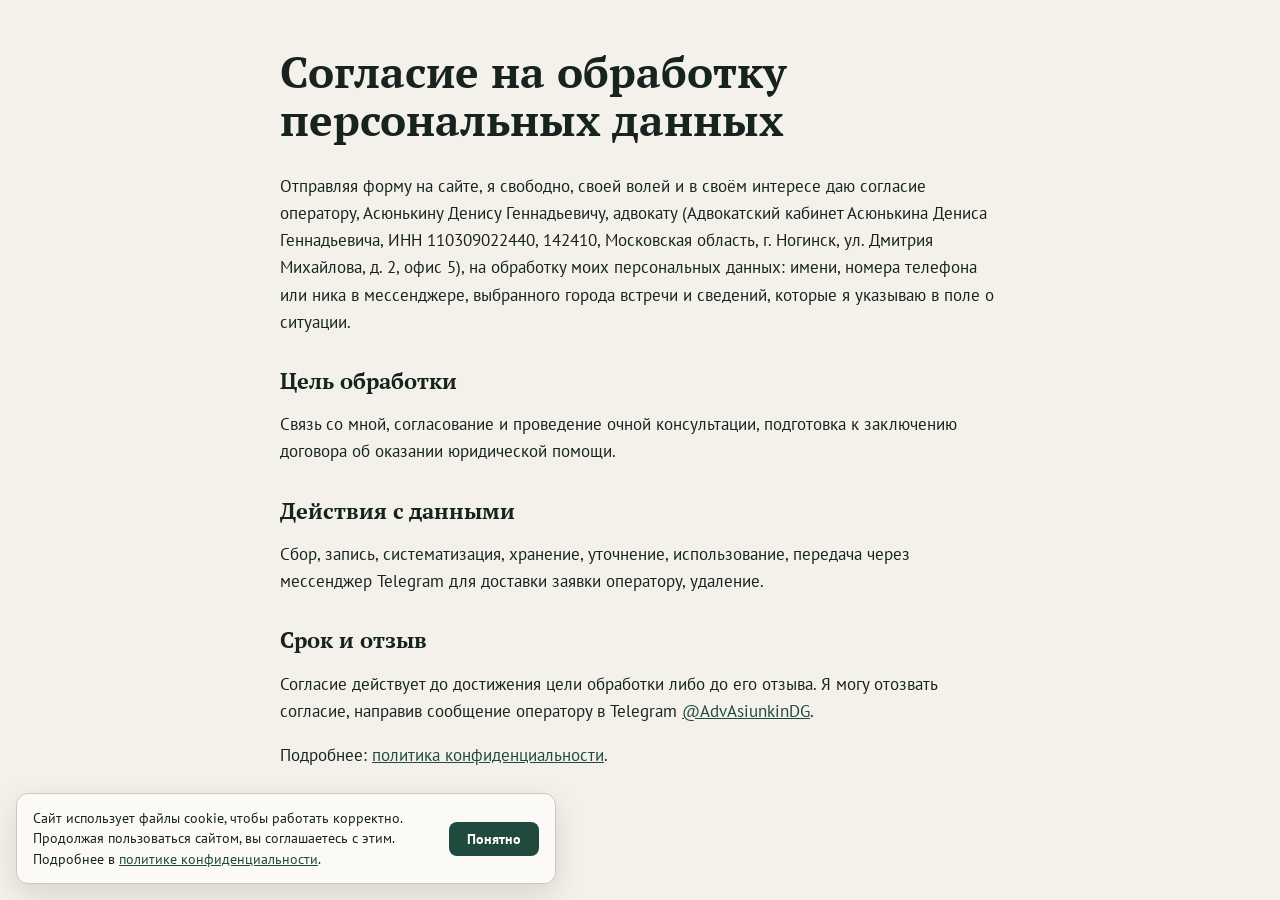
<file: consent.html>
<!doctype html>
<html lang="ru">
<head>
<meta charset="utf-8">
<meta name="viewport" content="width=device-width, initial-scale=1">
<title>Согласие на обработку персональных данных: Асюнькин Д. Г., адвокат</title>
<meta name="robots" content="noindex">
<link href="https://fonts.googleapis.com/css2?family=PT+Sans:wght@400;700&family=PT+Serif:wght@700&display=swap" rel="stylesheet">
<style>
body{margin:0;background:#F4F1EA;color:#17231F;font:17px/1.6 "PT Sans",system-ui,sans-serif;padding:48px 16px}
main{max-width:720px;margin:0 auto}
h1{font:700 clamp(28px,5vw,44px)/1.1 "PT Serif",Georgia,serif;margin:0 0 28px;overflow-wrap:anywhere}
h2{font:700 22px/1.2 "PT Serif",Georgia,serif;margin:32px 0 10px}
a{color:#1F4A3D}
.ph{background:rgba(138,100,32,.13);border-bottom:1px dashed #8A6420;padding:0 4px}
</style>
</head>
<body>
<main>
<h1>Согласие на обработку персональных данных</h1>
<p>Отправляя форму на сайте, я свободно, своей волей и в своём интересе даю согласие оператору, Асюнькину Денису Геннадьевичу, адвокату (Адвокатский кабинет Асюнькина Дениса Геннадьевича, ИНН 110309022440, 142410, Московская область, г. Ногинск, ул. Дмитрия Михайлова, д. 2, офис 5), на обработку моих персональных данных: имени, номера телефона или ника в мессенджере, выбранного города встречи и сведений, которые я указываю в поле о ситуации.</p>
<h2>Цель обработки</h2>
<p>Связь со мной, согласование и проведение очной консультации, подготовка к заключению договора об оказании юридической помощи.</p>
<h2>Действия с данными</h2>
<p>Сбор, запись, систематизация, хранение, уточнение, использование, передача через мессенджер Telegram для доставки заявки оператору, удаление.</p>
<h2>Срок и отзыв</h2>
<p>Согласие действует до достижения цели обработки либо до его отзыва. Я могу отозвать согласие, направив сообщение оператору в Telegram <a href="https://t.me/AdvAsiunkinDG">@AdvAsiunkinDG</a>.</p>
<p>Подробнее: <a href="privacy.html">политика конфиденциальности</a>.</p>
<p><a href="index.html">Вернуться на сайт</a></p>
</main>
<script src="cookie.js" defer></script>
</body>
</html>
</file>
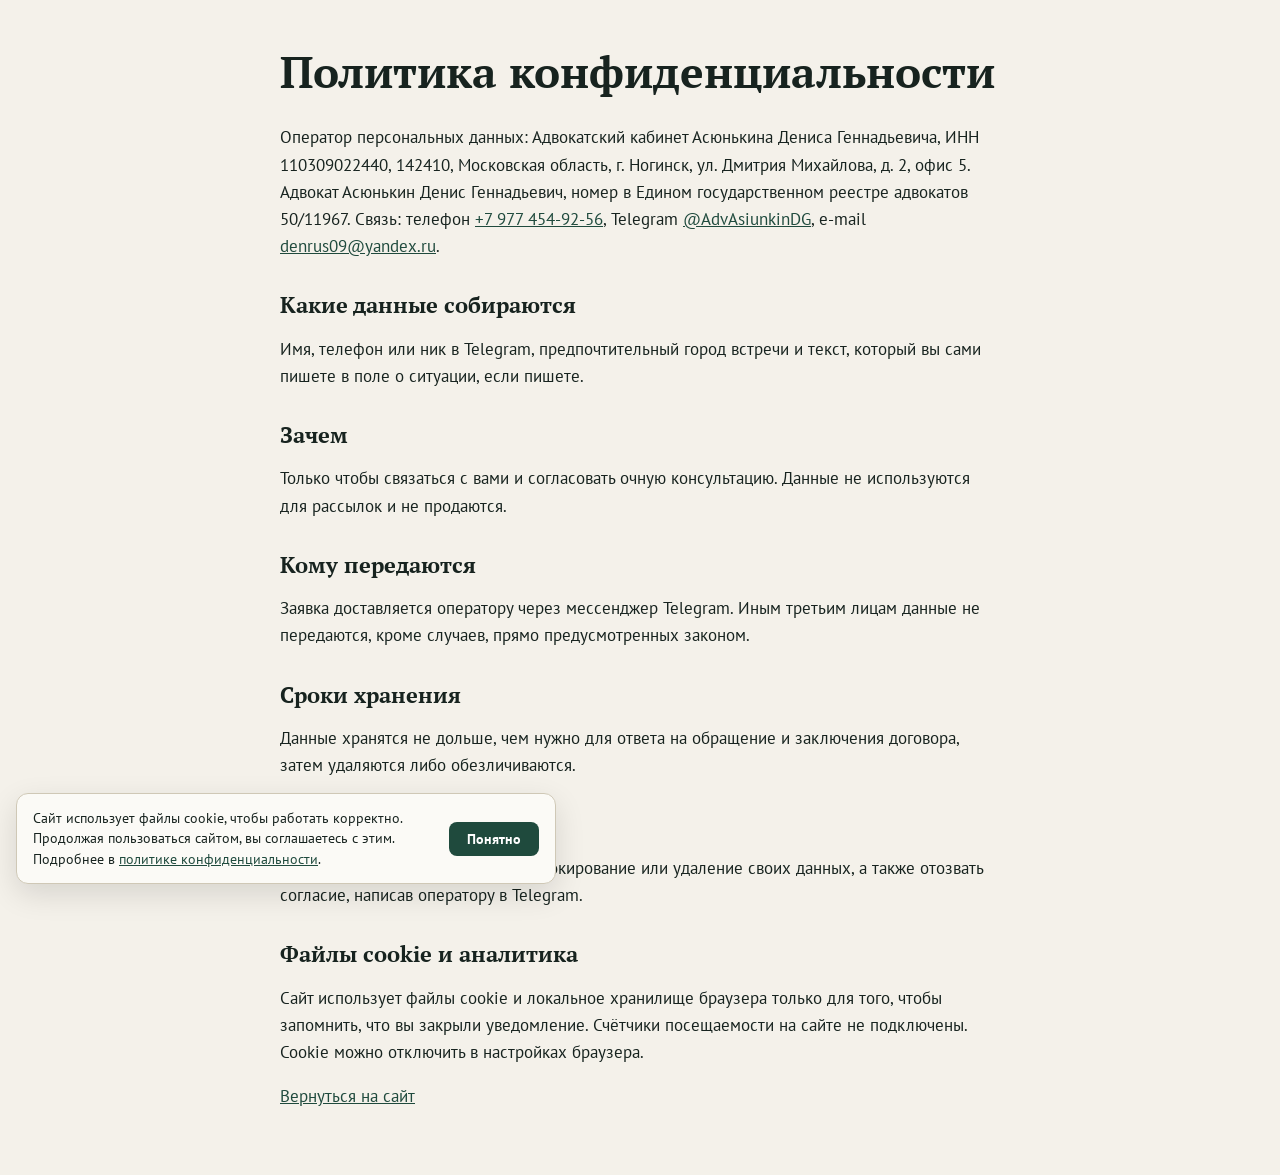
<file: privacy.html>
<!doctype html>
<html lang="ru">
<head>
<meta charset="utf-8">
<meta name="viewport" content="width=device-width, initial-scale=1">
<title>Политика конфиденциальности: Асюнькин Д. Г., адвокат</title>
<meta name="robots" content="noindex">
<link href="https://fonts.googleapis.com/css2?family=PT+Sans:wght@400;700&family=PT+Serif:wght@700&display=swap" rel="stylesheet">
<style>
body{margin:0;background:#F4F1EA;color:#17231F;font:17px/1.6 "PT Sans",system-ui,sans-serif;padding:48px 16px}
main{max-width:720px;margin:0 auto}
h1{font:700 clamp(28px,5vw,44px)/1.1 "PT Serif",Georgia,serif;margin:0 0 28px;overflow-wrap:anywhere}
h2{font:700 22px/1.2 "PT Serif",Georgia,serif;margin:32px 0 10px}
a{color:#1F4A3D}
.ph{background:rgba(138,100,32,.13);border-bottom:1px dashed #8A6420;padding:0 4px}
</style>
</head>
<body>
<main>
<h1>Политика конфиденциальности</h1>
<p>Оператор персональных данных: Адвокатский кабинет Асюнькина Дениса Геннадьевича, ИНН 110309022440, 142410, Московская область, г. Ногинск, ул. Дмитрия Михайлова, д. 2, офис 5. Адвокат Асюнькин Денис Геннадьевич, номер в Едином государственном реестре адвокатов 50/11967. Связь: телефон <a href="tel:+79774549256">+7 977 454-92-56</a>, Telegram <a href="https://t.me/AdvAsiunkinDG">@AdvAsiunkinDG</a>, e-mail <a href="mailto:denrus09@yandex.ru">denrus09@yandex.ru</a>.</p>
<h2>Какие данные собираются</h2>
<p>Имя, телефон или ник в Telegram, предпочтительный город встречи и текст, который вы сами пишете в поле о ситуации, если пишете.</p>
<h2>Зачем</h2>
<p>Только чтобы связаться с вами и согласовать очную консультацию. Данные не используются для рассылок и не продаются.</p>
<h2>Кому передаются</h2>
<p>Заявка доставляется оператору через мессенджер Telegram. Иным третьим лицам данные не передаются, кроме случаев, прямо предусмотренных законом.</p>
<h2>Сроки хранения</h2>
<p>Данные хранятся не дольше, чем нужно для ответа на обращение и заключения договора, затем удаляются либо обезличиваются.</p>
<h2>Ваши права</h2>
<p>Вы можете запросить уточнение, блокирование или удаление своих данных, а также отозвать согласие, написав оператору в Telegram.</p>
<h2>Файлы cookie и аналитика</h2>
<p>Сайт использует файлы cookie и локальное хранилище браузера только для того, чтобы запомнить, что вы закрыли уведомление. Счётчики посещаемости на сайте не подключены. Cookie можно отключить в настройках браузера.</p>
<p><a href="index.html">Вернуться на сайт</a></p>
</main>
<script src="cookie.js" defer></script>
</body>
</html>
</file>
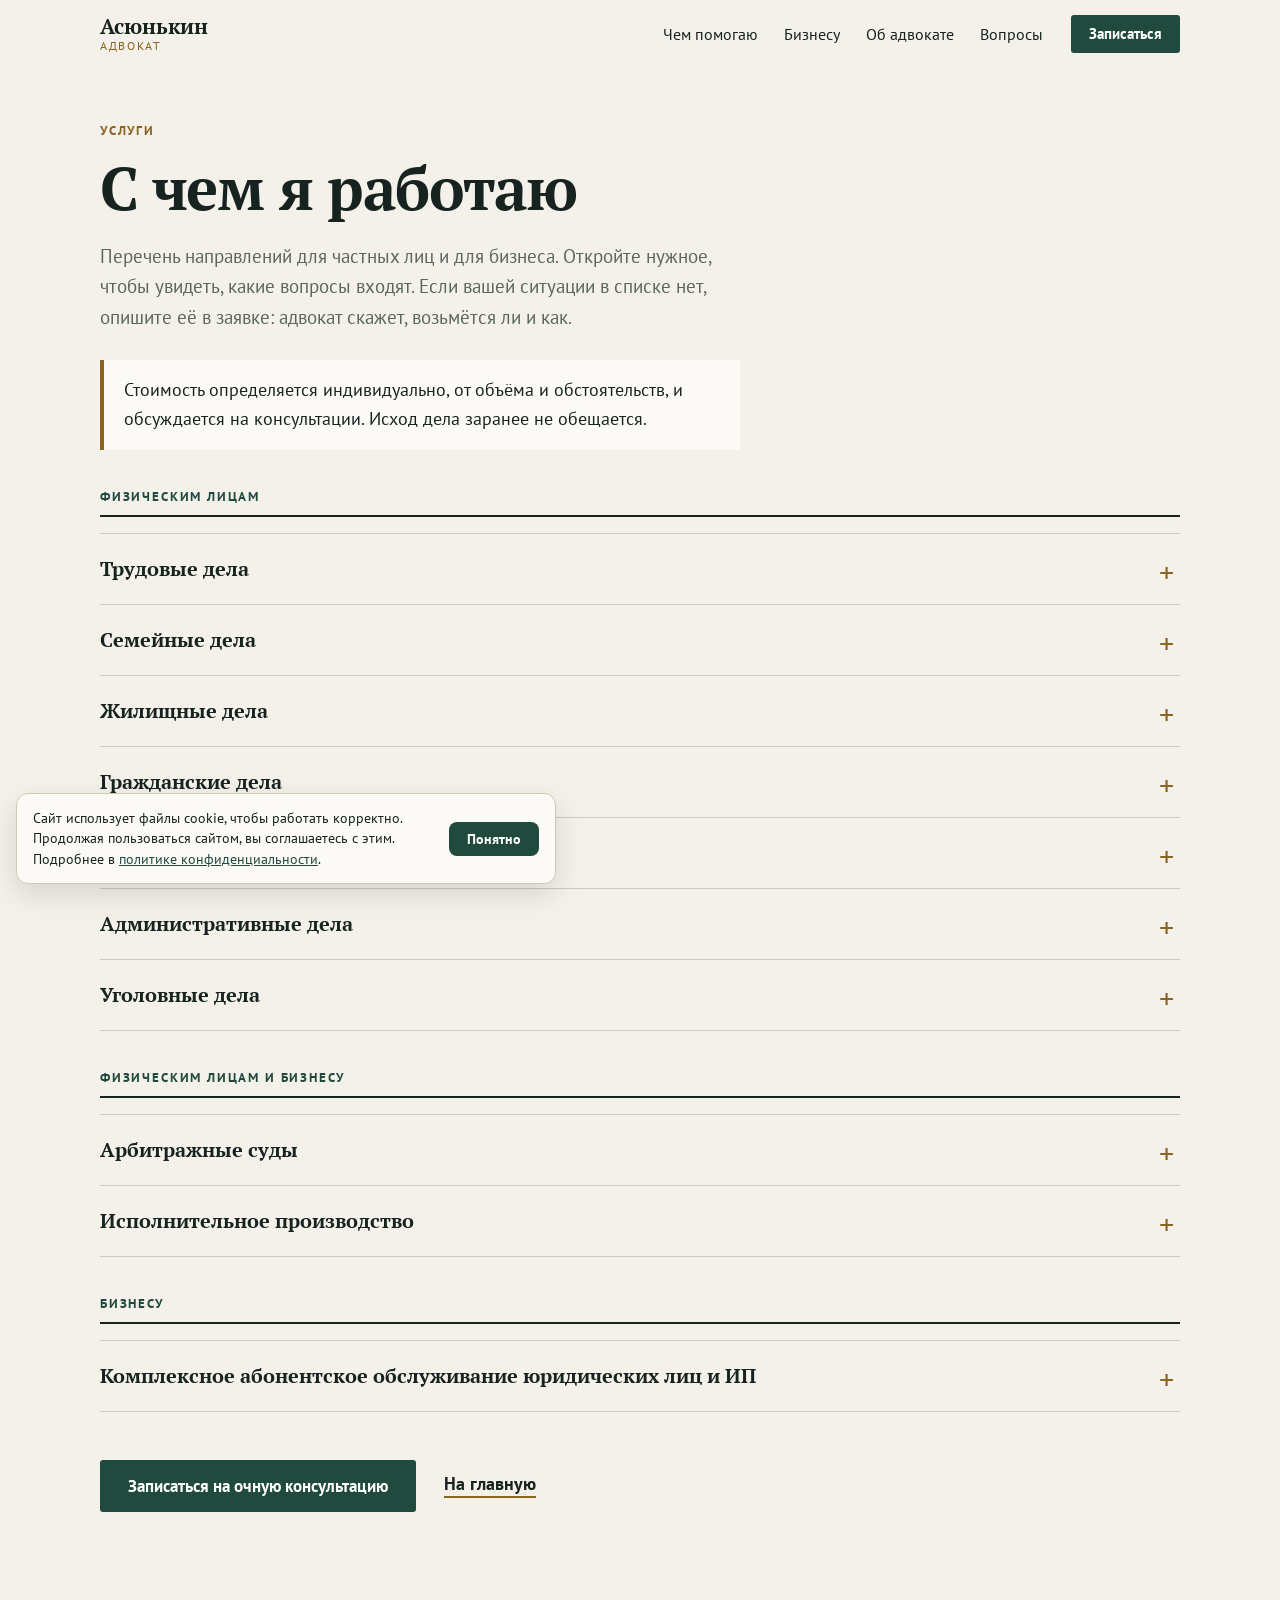
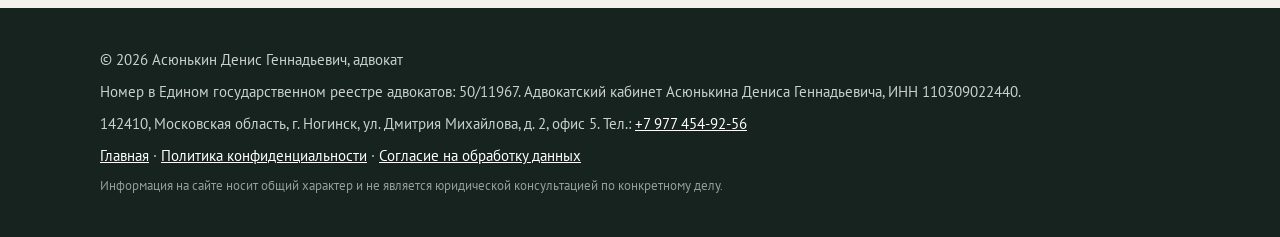
<file: services.html>
<!doctype html>
<html lang="ru">
<head>
<meta charset="utf-8">
<meta name="viewport" content="width=device-width, initial-scale=1">
<title>Услуги адвоката Асюнькина: дела частных лиц и бизнеса, Ногинск</title>
<meta name="description" content="Чем помогает адвокат Денис Асюнькин (Ногинск и Москва): трудовые, семейные, жилищные, гражданские, административные и уголовные дела, арбитраж, исполнительное производство, обслуживание юрлиц и ИП.">
<meta name="robots" content="index, follow">
<link rel="canonical" href="https://murzzsite.github.io/asyunkin-advokat/services.html">
<meta property="og:title" content="Услуги адвоката Асюнькина: дела частных лиц и бизнеса">
<meta property="og:description" content="Полный перечень направлений: от семейных и трудовых дел до арбитража и абонентского обслуживания юрлиц.">
<meta property="og:type" content="website">
<meta property="og:locale" content="ru_RU">
<meta property="og:site_name" content="Адвокат Денис Асюнькин">
<meta property="og:url" content="https://murzzsite.github.io/asyunkin-advokat/services.html">
<meta property="og:image" content="https://murzzsite.github.io/asyunkin-advokat/img/asyunkin-denis.webp">
<meta name="theme-color" content="#F4F1EA">
<script>document.documentElement.classList.add('js')</script>
<link rel="preconnect" href="https://fonts.googleapis.com">
<link rel="preconnect" href="https://fonts.gstatic.com" crossorigin>
<link href="https://fonts.googleapis.com/css2?family=PT+Sans:wght@400;700&family=PT+Serif:wght@400;700&display=swap" rel="stylesheet">
<link rel="stylesheet" href="motion.css">
<link rel="stylesheet" href="styles.css">
</head>
<body>

<header class="header scrolled" id="header">
  <div class="header__inner">
    <a class="logo" href="index.html" aria-label="Асюнькин Д. Г., адвокат, на главную"><b>Асюнькин</b> <span>адвокат</span></a>
    <nav class="nav" id="nav" aria-label="Разделы">
      <a href="index.html#help" data-roll>Чем помогаю</a>
      <a href="index.html#scene" data-roll>Бизнесу</a>
      <a href="index.html#about" data-roll>Об адвокате</a>
      <a href="index.html#faq" data-roll>Вопросы</a>
    </nav>
    <a class="btn btn--small header__cta" href="index.html#contact"><span>Записаться</span></a>
    <button class="burger" id="burger" aria-label="Меню" aria-expanded="false" aria-controls="nav"><i></i><i></i></button>
  </div>
</header>

<main id="top">
<section class="svc">
  <div class="wrap">
    <p class="eyebrow">Услуги</p>
    <h1 class="h2 svc__title">С чем я работаю</h1>
    <p class="lead">Перечень направлений для частных лиц и для бизнеса. Откройте нужное, чтобы увидеть, какие вопросы входят. Если вашей ситуации в списке нет, опишите её в заявке: адвокат скажет, возьмётся ли и как.</p>
    <p class="svc__note">Стоимость определяется индивидуально, от объёма и обстоятельств, и обсуждается на консультации. Исход дела заранее не обещается.</p>
    <h2 class="hgroup">Физическим лицам</h2>
    <div class="svc__list">
<details class="sd" id="trud"><summary>Трудовые дела</summary><ul><li>Восстановление на работе</li><li>Взыскание задолженности по заработной плате</li><li>Оспаривание индивидуальных приказов и локальных актов работодателя</li><li>Взыскание ущерба от несчастного случая на производстве или профессионального заболевания</li></ul></details>
<details class="sd" id="semya"><summary>Семейные дела</summary><ul><li>Расторжение брака</li><li>Раздел имущества супругов</li><li>Исключение имущества из совместной собственности</li><li>Алименты: взыскание, изменение размера и порядка уплаты</li><li>График общения с ребёнком</li><li>Установление и оспаривание отцовства</li><li>Ограничение и лишение родительских прав</li></ul></details>
<details class="sd" id="zhile"><summary>Жилищные дела</summary><ul><li>Выселение</li><li>Вселение</li><li>Взыскание коммунальных долгов с членов семьи</li><li>Признание членом семьи</li><li>Право на приватизацию</li><li>Признание утратившим право пользования</li><li>Снятие с регистрационного учёта</li><li>Документы и сопровождение приватизации</li></ul></details>
<details class="sd" id="grazhd"><summary>Гражданские дела</summary><ul><li>Взыскание по распискам и договорам, в том числе подряда и поставки</li><li>Неосновательное обогащение</li><li>Оспаривание сделок</li><li>Наследство: восстановление сроков, установление факта принятия наследства, включение в наследственную массу, признание права собственности</li><li>Ущерб от залива квартиры</li><li>Моральный и материальный вред от преступлений и правонарушений</li><li>Отмена судебных приказов</li><li>Защита прав потребителей</li><li>Медицинские споры</li><li>Страховые выплаты по ДТП</li></ul></details>
<details class="sd" id="koap"><summary>Административные правонарушения</summary><ul><li>Обжалование постановлений по делам об административных правонарушениях, в том числе постановлений ГИБДД</li><li>Обжалование постановлений о выдворении иностранных граждан</li></ul></details>
<details class="sd" id="kas"><summary>Административные дела</summary><ul><li>Оспаривание нормативных актов органов власти и местного самоуправления</li><li>Оспаривание решений призывных комиссий и комиссий по мобилизации</li><li>Оспаривание действий судебных приставов</li><li>Снятие запретов на регистрационные действия с транспортными средствами</li><li>Оспаривание решений налоговых органов</li><li>Оспаривание запретов на въезд</li><li>Оспаривание аннулирования видов на жительство</li></ul></details>
<details class="sd" id="ugol"><summary>Уголовные дела</summary><ul><li>Защита подозреваемых и обвиняемых по преступлениям против жизни и здоровья, против половой неприкосновенности, против собственности, против здоровья населения и общественной нравственности</li><li>Защита по делам частного обвинения</li><li>Представительство потерпевших и частных обвинителей</li><li>Защита осуждённых: условно-досрочное освобождение, замена наказания, освобождение по болезни, приведение приговора в соответствие с изменениями закона</li></ul></details>
    </div>
    <h2 class="hgroup">Физическим лицам и бизнесу</h2>
    <div class="svc__list">
<details class="sd" id="arbitr"><summary>Арбитражные суды</summary><ul><li>Банкротство физических и юридических лиц</li><li>Взыскание по договорам</li><li>Неосновательное обогащение</li><li>Оспаривание сделок</li></ul></details>
<details class="sd" id="ispoln"><summary>Исполнительное производство</summary><ul><li>Представитель должника</li><li>Представитель взыскателя</li></ul></details>
    </div>
    <h2 class="hgroup">Бизнесу</h2>
    <div class="svc__list">
<details class="sd" id="abon"><summary>Комплексное абонентское обслуживание юридических лиц и ИП</summary><ul><li>Договоры аренды нежилых помещений, найма жилья, аренды транспорта</li><li>Хозяйственные договоры: купля-продажа, подряд, поставка, возмездное оказание услуг</li><li>Пакеты документов для договоров с обслуживающими организациями: энергоснабжение, водоснабжение, водоотведение, охрана, вывоз ТКО</li><li>Группа юридических лиц с одним учредителем: один договор об абонентском обслуживании на всю группу</li></ul></details>
    </div>
    <div class="svc__cta"><a class="btn" href="index.html#contact"><span>Записаться на очную консультацию</span></a><a class="textlink" href="index.html" data-roll>На главную</a></div>
  </div>
</section>
</main>

<footer class="foot">
  <div class="wrap foot__in">
    <p>© <span id="year">2026</span> Асюнькин Денис Геннадьевич, адвокат</p>
    <p>Номер в Едином государственном реестре адвокатов: 50/11967. Адвокатский кабинет Асюнькина Дениса Геннадьевича, ИНН 110309022440.</p>
    <p>142410, Московская область, г. Ногинск, ул. Дмитрия Михайлова, д. 2, офис 5. Тел.: <a href="tel:+79774549256">+7 977 454-92-56</a></p>
    <p><a href="index.html">Главная</a> · <a href="privacy.html">Политика конфиденциальности</a> · <a href="consent.html">Согласие на обработку данных</a></p>
    <p class="foot__note">Информация на сайте носит общий характер и не является юридической консультацией по конкретному делу.</p>
  </div>
</footer>
<script src="motion.js" defer></script>
<script src="script.js" defer></script>
<script src="cookie.js" defer></script>
</body>
</html>
</file>
<file: motion.css>
/* motion-kit: токены и стили эффектов. Светлая тема. Цвета переопределять под бренд клиента. */
:root{
  /* пружины: "stiffness damping" (из designbookmark motion studies) */
  --spring-follow:900 50;
  --spring-settle:280 22;
  --spring-soft:260 24;
  --spring-lead:620 36;
  --spring-trail:190 19;
  --spring-pop:520 16;
  --spring-fade:420 32;
  --stagger:45;               /* мс между элементами */

  /* бренд: менять под клиента */
  --mk-bg:#fafaf7;
  --mk-surface:#fff;
  --mk-text:#16181d;
  --mk-muted:#6b7280;
  --mk-accent:#e4572e;
  --mk-on-accent:#fff;
  --mk-fill:rgba(22,24,29,.06);

  --mk-r-pill:999px;
  --mk-r-card:24px;
  --mk-ease-out:cubic-bezier(.22,1,.36,1);   /* для CSS-переходов, где пружина избыточна */
}

/* reveal: класс mk-reveal ставит JS, без JS элементы видны */
.mk-on .mk-reveal{opacity:0;transform:translate3d(0,22px,0);transition:opacity .7s var(--mk-ease-out),transform .8s var(--mk-ease-out);transition-delay:var(--d,0ms)}
.mk-on .mk-reveal.mk-in{opacity:1;transform:none}

/* magnetic: будем двигать только transform */
[data-magnetic]{will-change:transform}

/* roll: две копии буквы, верхняя уезжает, нижняя заезжает */
.mk-roll{display:inline-flex;overflow:hidden;line-height:1.15;vertical-align:bottom}
.mk-roll__c{display:inline-block;position:relative;height:1.15em;overflow:hidden}
.mk-roll__c>span{display:block;transition:transform .5s var(--mk-ease-out);transition-delay:calc(var(--i)*14ms)}
.mk-roll__c>span+span{position:absolute;inset:0;transform:translateY(110%)}
.mk-roll:hover .mk-roll__c>span:first-child,.mk-roll:focus-visible .mk-roll__c>span:first-child{transform:translateY(-110%)}
.mk-roll:hover .mk-roll__c>span+span,.mk-roll:focus-visible .mk-roll__c>span+span{transform:none}

/* pill: резиновый хайлайт */
.mk-pill{position:relative;display:inline-flex;gap:2px;padding:4px;border-radius:var(--mk-r-pill);background:var(--mk-fill)}
.mk-pill__hl{position:absolute;top:4px;bottom:4px;left:0;border-radius:var(--mk-r-pill);background:var(--mk-surface);box-shadow:0 1px 3px rgba(22,24,29,.12);pointer-events:none;will-change:transform,width}
.mk-pill [data-pill-item]{position:relative;z-index:1;padding:9px 18px;border:0;background:none;border-radius:var(--mk-r-pill);font:inherit;font-weight:500;color:var(--mk-muted);cursor:pointer;transition:color .2s}
.mk-pill [data-pill-item].is-active{color:var(--mk-text)}

@media (prefers-reduced-motion:reduce){
  .mk-on .mk-reveal{opacity:1;transform:none;transition:none}
  .mk-roll__c>span{transition:none}
}
</file>
<file: styles.css>
:root{
  --paper:#F4F1EA;--paper2:#ECE7DB;--ink:#17231F;--muted:#5B665F;--green:#1F4A3D;--green2:#2C6454;--brass:#8A6420;--line:#CFC8B6;--white:#FBFAF6;
  --mk-bg:var(--paper);--mk-surface:var(--white);--mk-text:var(--ink);--mk-muted:var(--muted);--mk-accent:var(--green);--mk-on-accent:#fff;--mk-fill:rgba(23,35,31,.07);
  --f-display:'PT Serif',Georgia,'Times New Roman',serif;--f-text:'PT Sans',system-ui,-apple-system,'Segoe UI',sans-serif;
  --hh:68px;
}
*{box-sizing:border-box}
html{scroll-behavior:smooth;-webkit-text-size-adjust:100%}
body{margin:0;background:var(--paper);color:var(--ink);font:18px/1.6 var(--f-text);overflow-x:hidden}
img,svg{max-width:100%}
a{color:inherit}
.wrap{max-width:1120px;margin:0 auto;padding:0 20px}
section{scroll-margin-top:var(--hh)}
.eyebrow{font:700 13px/1 var(--f-text);letter-spacing:.14em;text-transform:uppercase;color:var(--brass);margin:0 0 18px}
.h2{font:700 clamp(28px,4.4vw,48px)/1.1 var(--f-display);letter-spacing:-.02em;margin:0 0 20px;text-wrap:balance;overflow-wrap:anywhere}
.lead{font-size:19px;max-width:62ch;color:var(--muted);margin:0 0 28px}
.ph{background:rgba(138,100,32,.13);border-bottom:1px dashed var(--brass);padding:0 4px}

/* buttons */
.btn{display:inline-flex;align-items:center;justify-content:center;padding:16px 28px;border:0;border-radius:3px;background:var(--green);color:#fff;font:700 17px/1.2 var(--f-text);text-decoration:none;cursor:pointer;transition:background .2s;text-align:center}
.btn:hover{background:var(--green2)}
.btn:focus-visible,a:focus-visible,summary:focus-visible,select:focus-visible,input:focus-visible,textarea:focus-visible,button:focus-visible{outline:3px solid var(--brass);outline-offset:3px}
.btn[disabled]{background:#9AA59F;cursor:not-allowed}
.btn--small{padding:10px 18px;font-size:15px}
.btn--block{width:100%}
.textlink{font-weight:700;text-decoration:none;border-bottom:2px solid var(--brass);padding-bottom:2px}

/* header */
.header{position:fixed;top:0;left:0;right:0;z-index:50;height:var(--hh);transition:background .25s,box-shadow .25s}
.header.scrolled{background:rgba(244,241,234,.94);backdrop-filter:blur(8px);box-shadow:0 1px 0 var(--line)}
.header__inner{max-width:1120px;margin:0 auto;padding:0 20px;height:100%;display:flex;align-items:center;gap:28px}
.logo{text-decoration:none;font:700 21px/1 var(--f-display);display:flex;flex-direction:column;gap:3px}
.logo span{font:400 12px/1 var(--f-text);letter-spacing:.14em;text-transform:uppercase;color:var(--brass)}
.nav{display:flex;gap:26px;margin-left:auto;font-size:16px}
.nav a{text-decoration:none}
.header__cta{margin-left:0}
.burger{display:none;margin-left:auto;width:44px;height:44px;border:0;background:none;position:relative;cursor:pointer}
.burger i{position:absolute;left:10px;right:10px;height:2px;background:var(--ink);transition:transform .3s}
.burger i:first-child{top:18px}.burger i:last-child{top:25px}
.burger.is-open i:first-child{transform:translateY(3.5px) rotate(45deg)}.burger.is-open i:last-child{transform:translateY(-3.5px) rotate(-45deg)}

/* hero */
.hero{max-width:1120px;margin:0 auto;padding:calc(var(--hh) + 56px) 20px 72px;display:grid;grid-template-columns:1.15fr .85fr;gap:40px;align-items:center}
.hero__title{font:700 clamp(36px,5.6vw,68px)/1.04 var(--f-display);letter-spacing:-.03em;margin:0 0 24px;text-wrap:balance;overflow-wrap:anywhere}
.hero__lead{font-size:20px;color:var(--muted);max-width:56ch;margin:0 0 32px}
.hero__actions{display:flex;flex-wrap:wrap;gap:20px 28px;align-items:center}
.hero__facts{grid-column:1/-1;display:flex;flex-wrap:wrap;gap:10px 32px;margin:24px 0 0;padding-top:22px;border-top:1px solid var(--line);font-size:15px;color:var(--muted)}
.hero__facts span::before{content:'';display:inline-block;width:7px;height:7px;background:var(--brass);margin-right:10px;vertical-align:middle}
.hero__art{margin:0}
.orgmini{width:100%;height:auto;overflow:visible}
.orgmini rect{fill:var(--white);stroke:var(--ink);stroke-width:1.6}
.orgmini .om-founder{fill:var(--green);stroke:var(--green)}
.orgmini .om-txt{fill:#fff;font:700 19px var(--f-display)}
.orgmini text{font:700 16px var(--f-text);fill:var(--ink)}
.orgmini .om-cap{font:400 15px var(--f-text);fill:var(--brass);letter-spacing:.06em}
.orgmini .om-line{fill:none;stroke:var(--ink);stroke-width:1.6}
.orgmini .om-frame{fill:none;stroke:var(--brass);stroke-width:2.2;stroke-dasharray:7 6}
.js .om-line{stroke-dasharray:1;stroke-dashoffset:1;animation:draw 1.6s .3s cubic-bezier(.22,1,.36,1) forwards}
.js .om-nodes rect,.js .om-nodes text{opacity:0;animation:pop .6s forwards}
.js .om-nodes rect:nth-of-type(1),.js .om-nodes text:nth-of-type(1){animation-delay:1.1s}
.js .om-nodes rect:nth-of-type(2),.js .om-nodes text:nth-of-type(2){animation-delay:1.25s}
.js .om-nodes rect:nth-of-type(3),.js .om-nodes text:nth-of-type(3){animation-delay:1.4s}
.js .om-nodes rect:nth-of-type(4),.js .om-nodes text:nth-of-type(4){animation-delay:1.55s}
.js .om-frame,.js .om-cap{opacity:0;animation:pop .8s 2.1s forwards}
@keyframes draw{to{stroke-dashoffset:0}}
@keyframes pop{from{opacity:0;transform:translateY(8px)}to{opacity:1;transform:none}}

/* pinned scene */
.scene{position:relative;background:var(--paper2);border-block:1px solid var(--line)}
.scene__sticky{max-width:1120px;margin:0 auto;padding:60px 20px;display:grid;grid-template-columns:.9fr 1.1fr;gap:48px;align-items:center}
.scene .h2{font-size:clamp(26px,3.4vw,40px)}
.steps{list-style:none;margin:0;padding:0;display:grid;gap:0}
.step{padding:16px 0 16px 22px;border-left:3px solid var(--line);opacity:.5;transition:opacity .4s,border-color .4s}
.step b{display:block;font:700 19px/1.25 var(--f-display);margin-bottom:6px}
.step span{display:block;font-size:16px;color:var(--muted)}
.step.is-on{opacity:1;border-color:var(--brass)}
.dots{display:none}
.scene__stage svg{width:100%;height:auto;display:block;overflow:visible}
#stage text{font:700 20px var(--f-text);fill:var(--ink)}
#stage .t-s{font-size:14px;font-weight:400;fill:var(--muted);letter-spacing:.1em}
#stage .s-line{fill:none;stroke:var(--ink);stroke-width:1.8}
#stage .s-founder rect{fill:var(--green);stroke:var(--green)}
#stage .s-founder text{fill:#fff;font-family:var(--f-display);font-size:22px}
#stage .s-ent rect{fill:var(--white);stroke:var(--ink);stroke-width:1.8;transition:stroke .4s}
#stage .s-issues text{font:400 16px var(--f-text);fill:var(--brass);transition:opacity .5s,transform .6s cubic-bezier(.22,1,.36,1)}
#stage .s-frame{fill:rgba(31,74,61,.05);stroke:var(--brass);stroke-width:2.4;stroke-dasharray:1;stroke-dashoffset:1;fill-opacity:0;transition:stroke-dashoffset 1.2s cubic-bezier(.22,1,.36,1),fill-opacity .8s .6s}
#stage .s-framelbl{font:400 15px var(--f-text);letter-spacing:.06em;fill:var(--brass);opacity:0;transition:opacity .6s .5s}
#stage .s-lock{opacity:0;transform:translate(270px,20px) scale(.6);transition:opacity .5s,transform .6s cubic-bezier(.22,1,.36,1)}
#stage .s-lock rect{fill:var(--brass);stroke:none}
#stage .s-lock path{stroke:var(--brass);stroke-width:3}
#stage .s-months{opacity:0;transition:opacity .5s}
#stage .s-months line{stroke:var(--line);stroke-width:2}
#stage .s-months text{font:400 16px var(--f-text);fill:var(--muted)}
#stage .tick{fill:var(--line);transition:fill .3s}
/* состояния */
#stage:not([data-step="0"]) .s-issues text{opacity:.35}
#stage[data-step="1"] .s-frame,#stage[data-step="2"] .s-frame,#stage[data-step="3"] .s-frame{stroke-dashoffset:0;fill-opacity:1}
#stage[data-step="1"] .s-framelbl,#stage[data-step="2"] .s-framelbl,#stage[data-step="3"] .s-framelbl{opacity:1}
#stage[data-step="1"] .s-ent rect,#stage[data-step="2"] .s-ent rect,#stage[data-step="3"] .s-ent rect{stroke:var(--green)}
#stage[data-step="2"] .s-lock,#stage[data-step="3"] .s-lock{opacity:1;transform:translate(270px,20px) scale(1)}
#stage[data-step="3"] .s-months{opacity:1}
#stage[data-step="3"] .tick{fill:var(--green)}
#stage .tick:nth-child(1){transition-delay:.05s}#stage .tick:nth-child(2){transition-delay:.1s}#stage .tick:nth-child(3){transition-delay:.15s}#stage .tick:nth-child(4){transition-delay:.2s}#stage .tick:nth-child(5){transition-delay:.25s}#stage .tick:nth-child(6){transition-delay:.3s}#stage .tick:nth-child(7){transition-delay:.35s}#stage .tick:nth-child(8){transition-delay:.4s}#stage .tick:nth-child(9){transition-delay:.45s}#stage .tick:nth-child(10){transition-delay:.5s}#stage .tick:nth-child(11){transition-delay:.55s}#stage .tick:nth-child(12){transition-delay:.6s}

@media (prefers-reduced-motion:no-preference){
  .js .scene{height:420vh}
  .js .scene__sticky{position:sticky;top:0;height:100vh;padding-top:calc(var(--hh) + 12px);padding-bottom:24px}
}

/* scope */
.scope,.format,.process,.about,.faq,.contact{padding:96px 0}
.ledger{list-style:none;margin:40px 0 0;padding:0;border-top:2px solid var(--ink)}
.ledger li{display:grid;grid-template-columns:70px 1fr;gap:12px;padding:26px 0;border-bottom:1px solid var(--line);transition:background .3s,padding .3s}
.ledger li:hover{background:var(--white);padding-left:14px}
.ledger .n{font:700 20px var(--f-display);color:var(--brass)}
.ledger h3{font:700 22px/1.2 var(--f-display);margin:0 0 6px}
.ledger p{margin:0;color:var(--muted);max-width:64ch}

/* format */
.format{background:var(--green);color:#EFF3F0}
.format .eyebrow{color:#D9B66B}
.format__wrap{display:grid;grid-template-columns:1fr 1fr;gap:56px;align-items:center}
.format .pills{display:flex;flex-direction:column;align-items:flex-start;border-radius:6px;background:rgba(255,255,255,.08);gap:2px;padding:4px;--mk-r-pill:4px;position:relative}
.format .mk-pill{display:flex;flex-direction:column;align-items:stretch;width:100%;max-width:340px}
.format .mk-pill [data-pill-item]{text-align:left;color:#CFDAD5;border-radius:4px;font-family:var(--f-text);font-size:17px}
.format .mk-pill [data-pill-item].is-active{color:var(--ink)}
.format .mk-pill__hl{border-radius:4px;background:var(--white);display:none}
.format [data-pill-item]{display:block}
.format .mk-pill [data-pill-item].is-active{background:var(--white)}
.fp{background:var(--white);color:var(--ink);padding:36px;border-radius:4px;border-top:4px solid var(--brass)}
.fp__price{font:700 clamp(30px,4vw,44px)/1.1 var(--f-display);margin:0 0 14px}
.fp__price small{font:400 17px var(--f-text);color:var(--muted)}
.fp__text{margin:0 0 24px;color:var(--muted)}
.fp .btn{width:100%}

/* process */
.track{display:grid;grid-template-columns:repeat(3,1fr);margin-top:44px;position:relative}
.track::before{content:'';position:absolute;left:0;right:0;top:19px;height:2px;background:var(--line)}
.tr{position:relative;padding:0 28px 0 0}
.tr b{display:grid;place-items:center;width:40px;height:40px;background:var(--paper);border:2px solid var(--ink);font:700 18px var(--f-display);margin-bottom:22px;position:relative;z-index:1}
.tr h3{font:700 22px/1.2 var(--f-display);margin:0 0 8px}
.tr p{margin:0;color:var(--muted);font-size:17px}

/* about */
.about{background:var(--paper2);border-block:1px solid var(--line)}
.about__wrap{display:grid;grid-template-columns:1.1fr .9fr;gap:56px}
.portrait{margin:0 0 32px;border:1px solid var(--line);background:var(--paper)}
.portrait img{display:block;width:100%;height:auto;aspect-ratio:4/3;object-fit:cover;object-position:52% 28%}
.reg{margin:28px 0 0}
.reg div{display:grid;grid-template-columns:200px 1fr;gap:12px;padding:14px 0;border-top:1px solid var(--line)}
.reg dt{color:var(--muted);font-size:15px}
.reg dd{margin:0}
.pledge{background:var(--white);padding:32px;border-left:4px solid var(--brass)}
.pledge h3{font:700 22px var(--f-display);margin:0 0 14px}
.pledge ul{margin:0;padding-left:20px;display:grid;gap:12px;color:var(--muted)}

/* faq */
.faq__wrap{max-width:820px}
details{border-top:1px solid var(--line)}
details:last-child{border-bottom:1px solid var(--line)}
summary{list-style:none;cursor:pointer;padding:22px 40px 22px 0;font:700 20px/1.3 var(--f-display);position:relative}
summary::-webkit-details-marker{display:none}
summary::after{content:'+';position:absolute;right:6px;top:18px;font:400 30px var(--f-text);color:var(--brass);transition:transform .3s}
details[open] summary::after{transform:rotate(45deg)}
details p{margin:0 0 24px;color:var(--muted);max-width:66ch}

/* contact */
.contact{background:var(--paper2);border-top:1px solid var(--line)}
.contact__wrap{display:grid;grid-template-columns:1fr 1fr;gap:56px;align-items:start}
.links{list-style:none;margin:0 0 20px;padding:0;display:flex;flex-wrap:wrap;gap:10px 26px;font-weight:700}
.links a{text-decoration:none;border-bottom:2px solid var(--brass)}
.addr{color:var(--muted);font-size:16px}
.form{background:var(--white);padding:32px;border-top:4px solid var(--green);display:grid;gap:18px}
.fld{display:grid;gap:6px;font-weight:700;font-size:15px}
.fld i{font-weight:400;font-style:normal;color:var(--muted)}
.fld input,.fld select,.fld textarea{font:400 17px var(--f-text);padding:13px 14px;border:1px solid #B9B29F;border-radius:3px;background:#fff;color:var(--ink);width:100%}
.agree{display:grid;grid-template-columns:22px 1fr;gap:12px;font-size:14px;line-height:1.45;color:var(--muted);align-items:start}
.agree input{width:20px;height:20px;margin:1px 0 0;accent-color:var(--green)}
.form__status{margin:0;font-size:15px;min-height:1em}
.form__status a{color:var(--green);font-weight:700}

.foot{background:var(--ink);color:#C9D2CD;padding:40px 0;font-size:15px}
.foot__in{display:grid;gap:8px}
.foot p{margin:0}
.foot a{color:#fff}
.foot .ph{background:rgba(217,182,107,.18);border-color:#D9B66B}
.foot__note{opacity:.7;font-size:13px}

/* help */
.help{padding:96px 0}
.hgroup{font:700 13px/1 var(--f-text);letter-spacing:.14em;text-transform:uppercase;color:var(--green);margin:44px 0 16px;padding-bottom:12px;border-bottom:2px solid var(--ink)}
.hgrid{display:grid;grid-template-columns:repeat(3,1fr);gap:16px}
.hgrid--2{grid-template-columns:repeat(2,1fr)}
.hcard{display:flex;flex-direction:column;gap:8px;background:var(--white);border:1px solid var(--line);border-top:3px solid var(--brass);padding:22px 22px 18px;text-decoration:none;color:inherit;transition:transform .25s,box-shadow .25s,border-color .25s}
.hcard h4{font:700 20px/1.2 var(--f-display);margin:0}
.hcard p{margin:0;color:var(--muted);font-size:16px;line-height:1.5;flex:1}
.hcard__more{font-weight:700;font-size:15px;color:var(--green)}
.hcard__more::after{content:' \2192'}
.hcard:hover{transform:translateY(-3px);box-shadow:0 10px 24px rgba(23,35,31,.1);border-top-color:var(--green)}
.hbiz{display:flex;justify-content:space-between;align-items:center;gap:24px;background:var(--green);color:#EFF3F0;padding:26px 28px;text-decoration:none;border-radius:2px}
.hbiz h4{font:700 22px/1.2 var(--f-display);margin:0 0 6px}
.hbiz p{margin:0;max-width:64ch;color:#CFDAD5}
.hbiz .hcard__more{color:#fff;white-space:nowrap}
.help__all{margin:32px 0 0}
/* services */
.svc{padding:calc(var(--hh) + 56px) 0 96px}
.svc__title{font-size:clamp(34px,5vw,60px)}
.svc__note{background:var(--white);border-left:4px solid var(--brass);padding:16px 20px;margin:0 0 8px;max-width:64ch}
.svc .hgroup{margin-top:40px}
.svc__list details.sd{border-top:1px solid var(--line)}
.svc__list details.sd:last-child{border-bottom:1px solid var(--line)}
.sd ul{margin:0 0 24px;padding-left:22px;display:grid;gap:8px;color:var(--muted);max-width:68ch}
.svc__cta{display:flex;flex-wrap:wrap;gap:20px 28px;align-items:center;margin-top:48px}
@media (max-width:900px){
  .help{padding:64px 0}
  .hgrid,.hgrid--2{grid-template-columns:1fr}
  .hbiz{flex-direction:column;align-items:flex-start;gap:12px}
}

@media (max-width:900px){
  .nav{display:none}
  .header__cta{display:none}
  .burger{display:block}
  .nav.is-open{display:flex;flex-direction:column;position:fixed;top:var(--hh);left:0;right:0;background:var(--paper);padding:20px;gap:18px;border-bottom:1px solid var(--line);margin:0;font-size:19px}
  .hero{grid-template-columns:1fr;padding-top:calc(var(--hh) + 28px);gap:24px}
  .hero__art{max-width:340px;margin:0 auto;width:100%}
  .scene__sticky{grid-template-columns:1fr;gap:12px}
  .format__wrap,.about__wrap,.contact__wrap{grid-template-columns:1fr;gap:36px}
  .scope,.format,.process,.about,.faq,.contact{padding:64px 0}
  .track{grid-template-columns:1fr;gap:28px}
  .track::before{left:19px;right:auto;top:0;bottom:0;width:2px;height:auto}
  .tr{padding-left:60px}.tr b{position:absolute;left:0;top:0;margin:0}
  .reg div{grid-template-columns:1fr;gap:2px}
  .ledger li{grid-template-columns:44px 1fr}
}
@media (max-width:900px) and (prefers-reduced-motion:no-preference){
  .scene .eyebrow,.scene .h2{display:none}
  .js .scene__sticky{display:flex;flex-direction:column;justify-content:flex-start;gap:8px;padding-top:calc(var(--hh) + 8px)}
  .js .scene__stage{order:1;flex:0 0 auto}
  .js .scene__stage svg{max-height:38vh;margin:0 auto}
  .js .scene__copy{order:2;position:relative;min-height:190px}
  .js .steps{display:block;position:relative;min-height:150px}
  .js .step{position:absolute;inset:0 0 auto 0;opacity:0;pointer-events:none;padding-top:6px}
  .js .step.is-on{opacity:1;pointer-events:auto}
  .js .dots{display:flex;gap:8px;margin-top:6px}
  .dots i{width:26px;height:4px;background:var(--line);transition:background .3s}.dots i.on{background:var(--brass)}
}
@media (min-width:901px){.dots{display:flex;gap:8px;margin-top:22px}.js .dots i{width:30px;height:4px;background:var(--line);transition:background .3s}.dots i.on{background:var(--brass)}}
@media (max-width:480px){
  body{font-size:17px}
  .hero__lead{font-size:18px}
  .fp,.form,.pledge{padding:24px 20px}
  .btn{padding:15px 20px}
  .hero__actions .btn{width:100%}
}
@media (prefers-reduced-motion:reduce){
  html{scroll-behavior:auto}
  .js .om-line,.js .om-nodes rect,.js .om-nodes text,.js .om-frame,.js .om-cap{animation:none;opacity:1;stroke-dashoffset:0}
  #stage *{transition:none!important}
}
</file>
